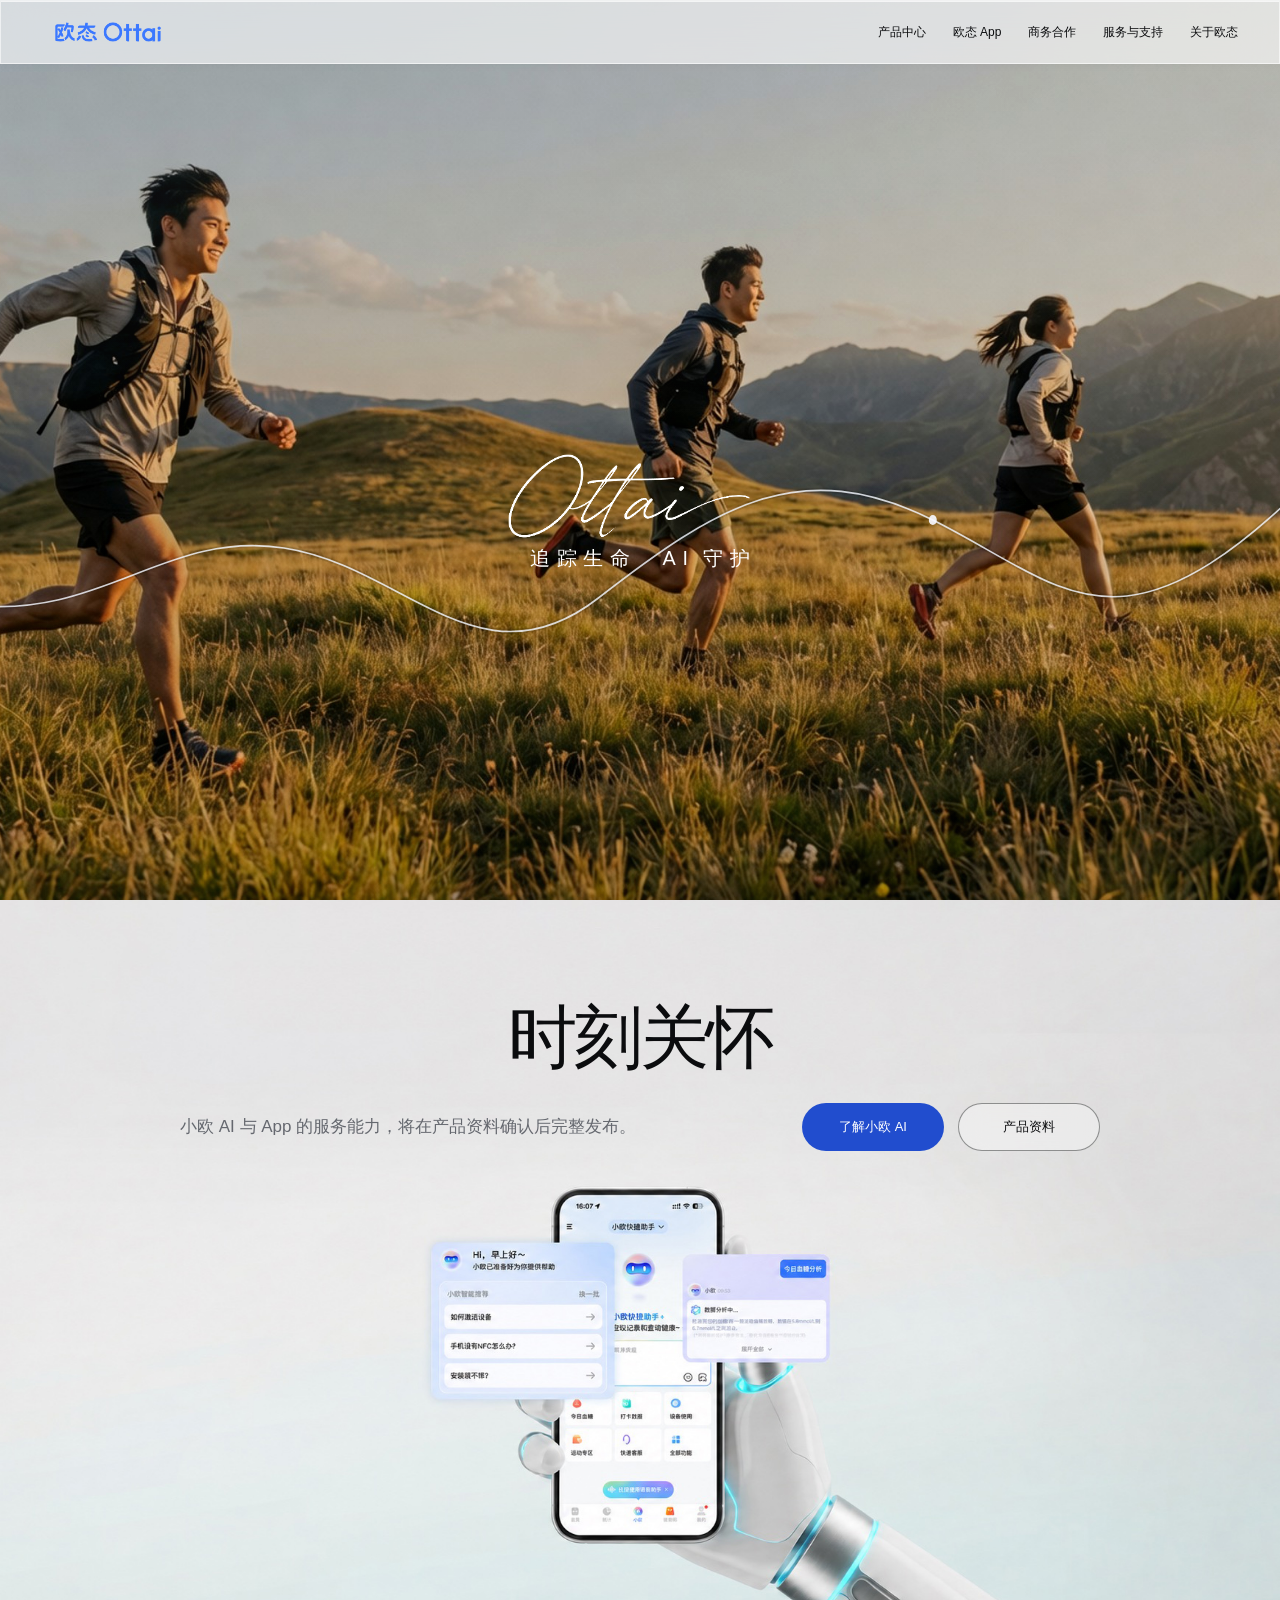
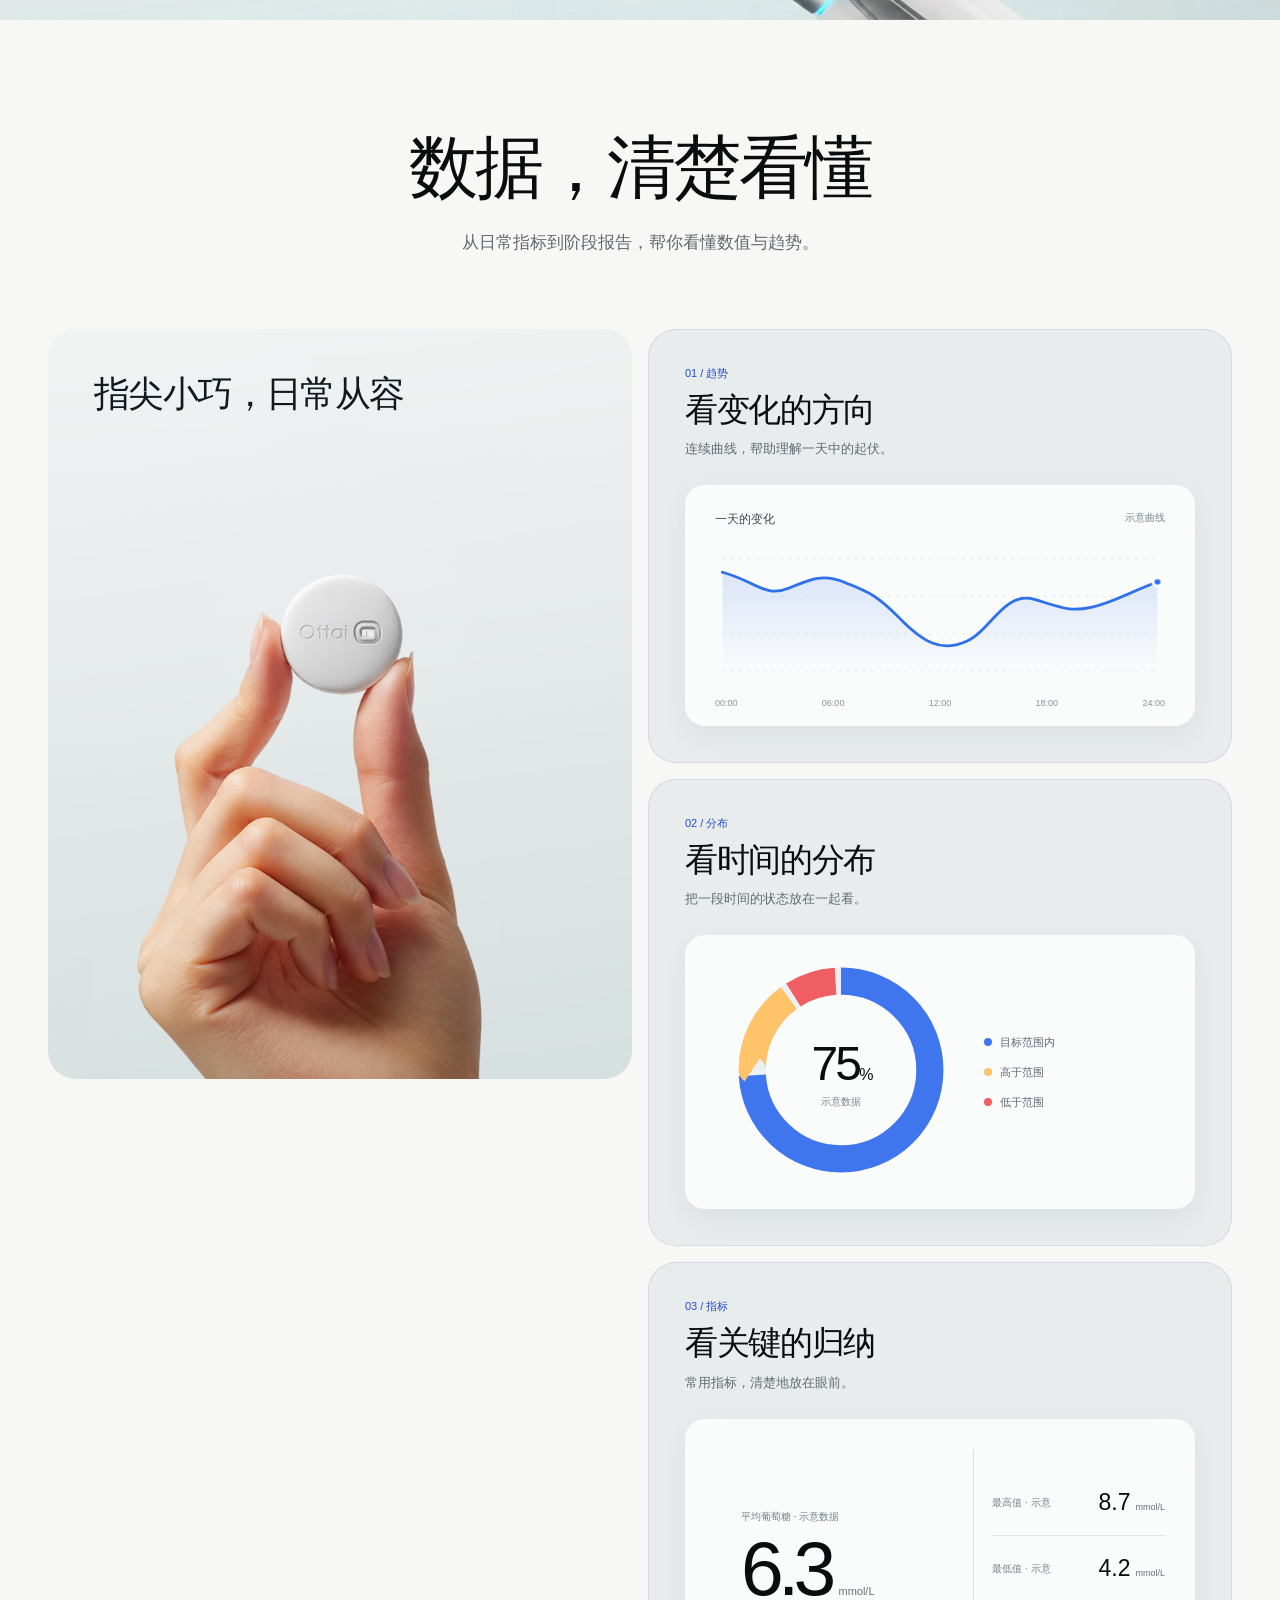
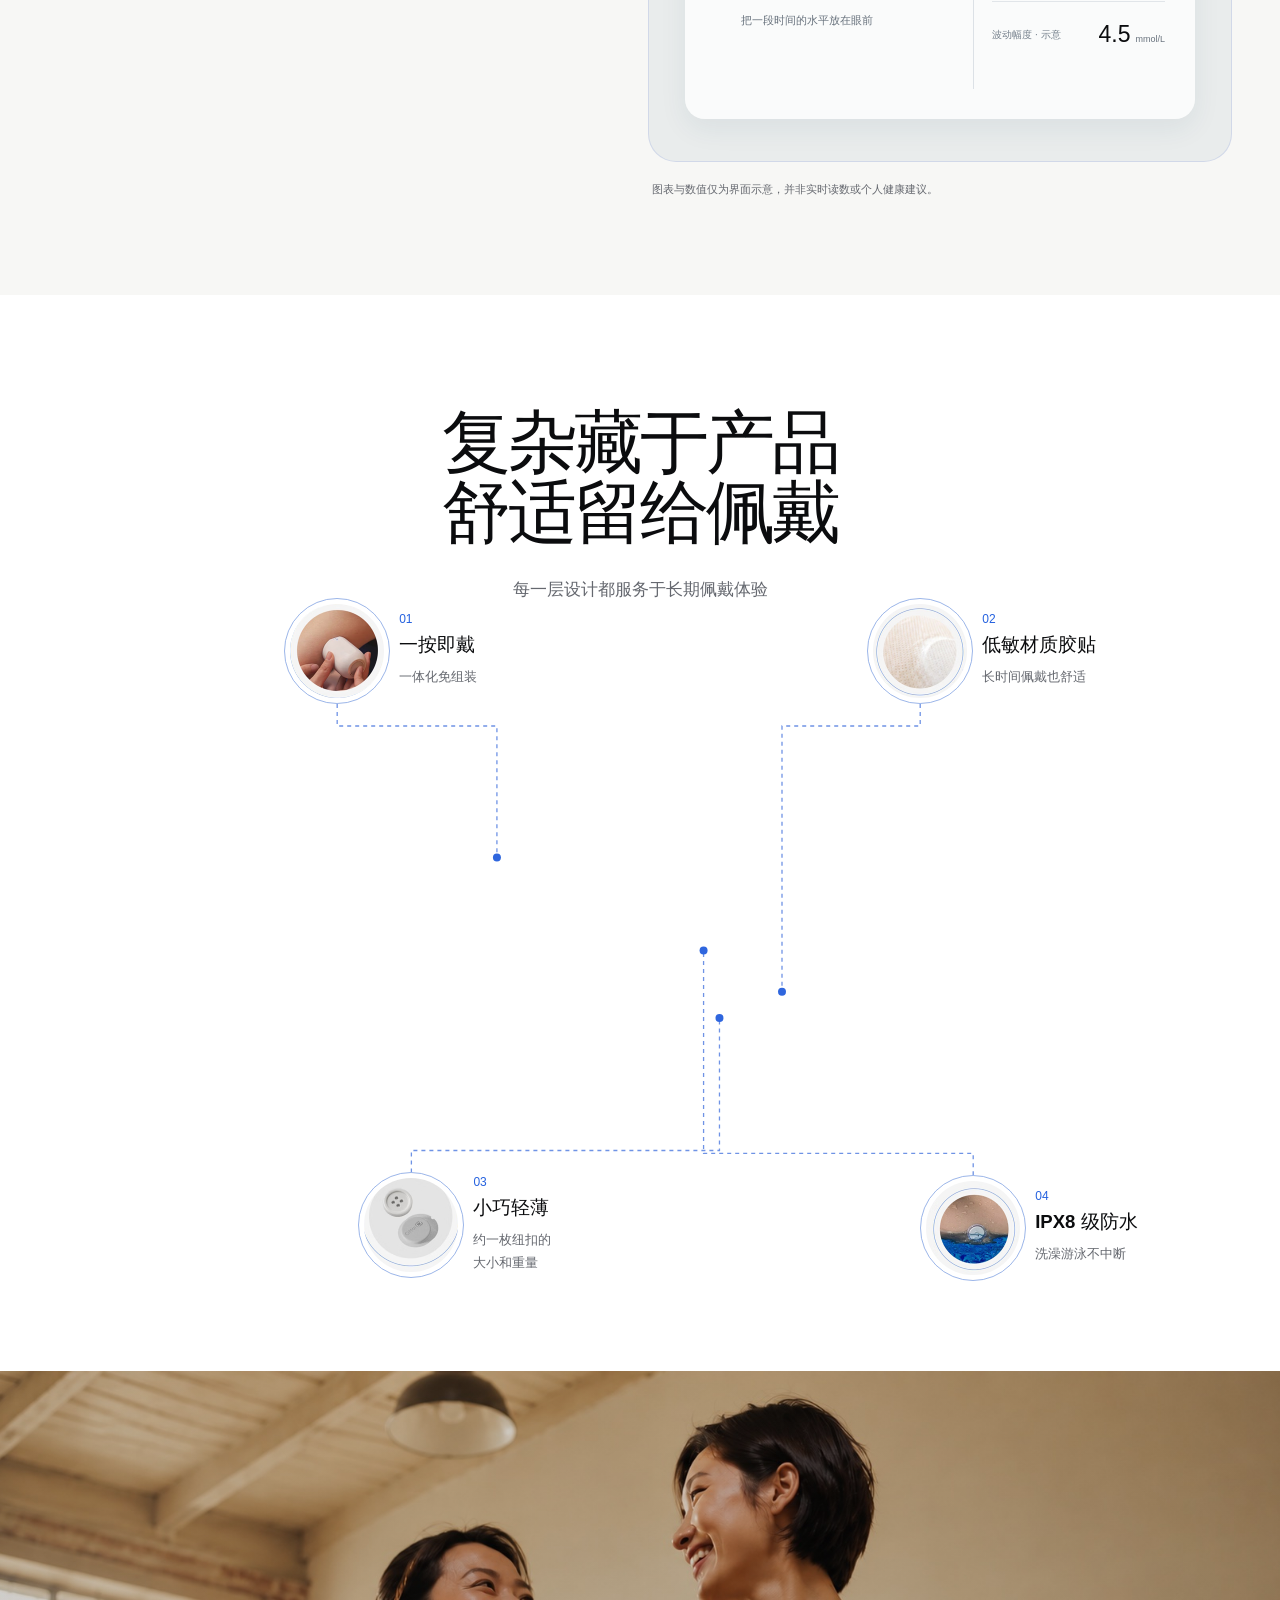
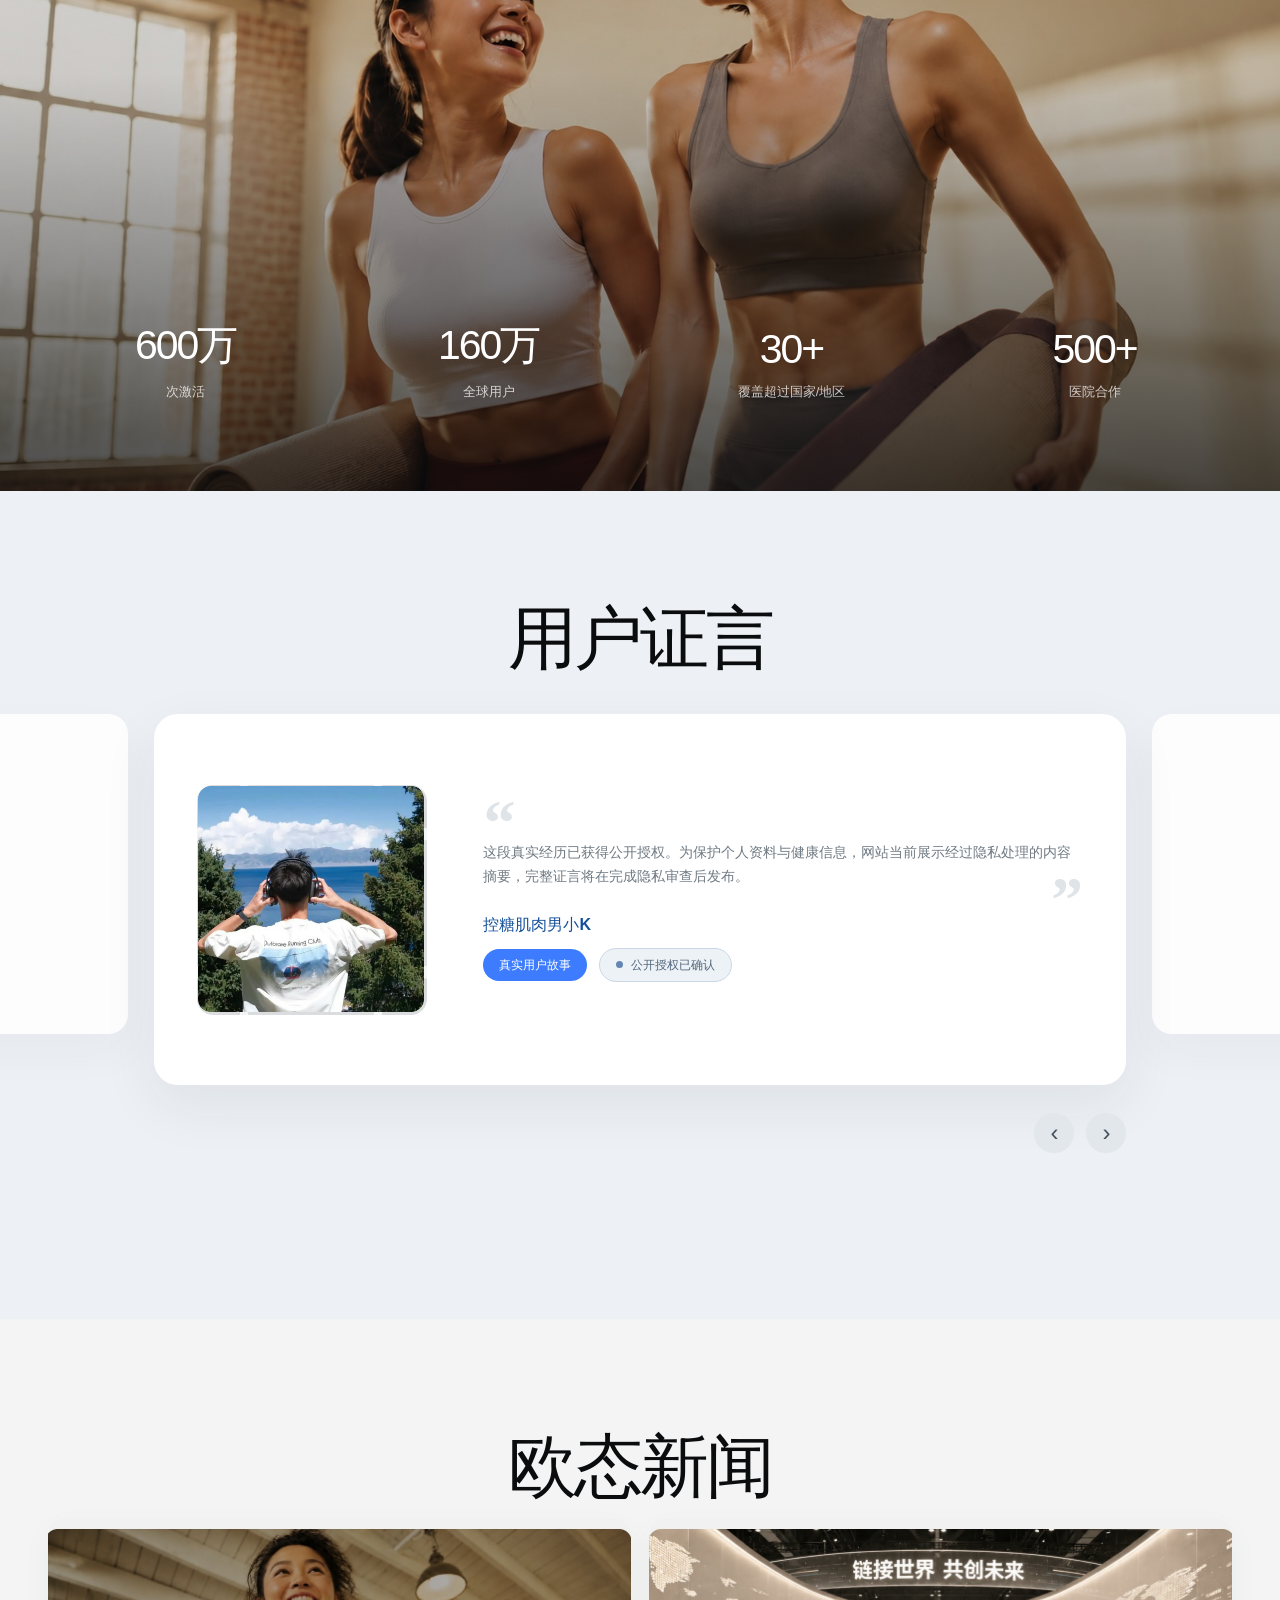
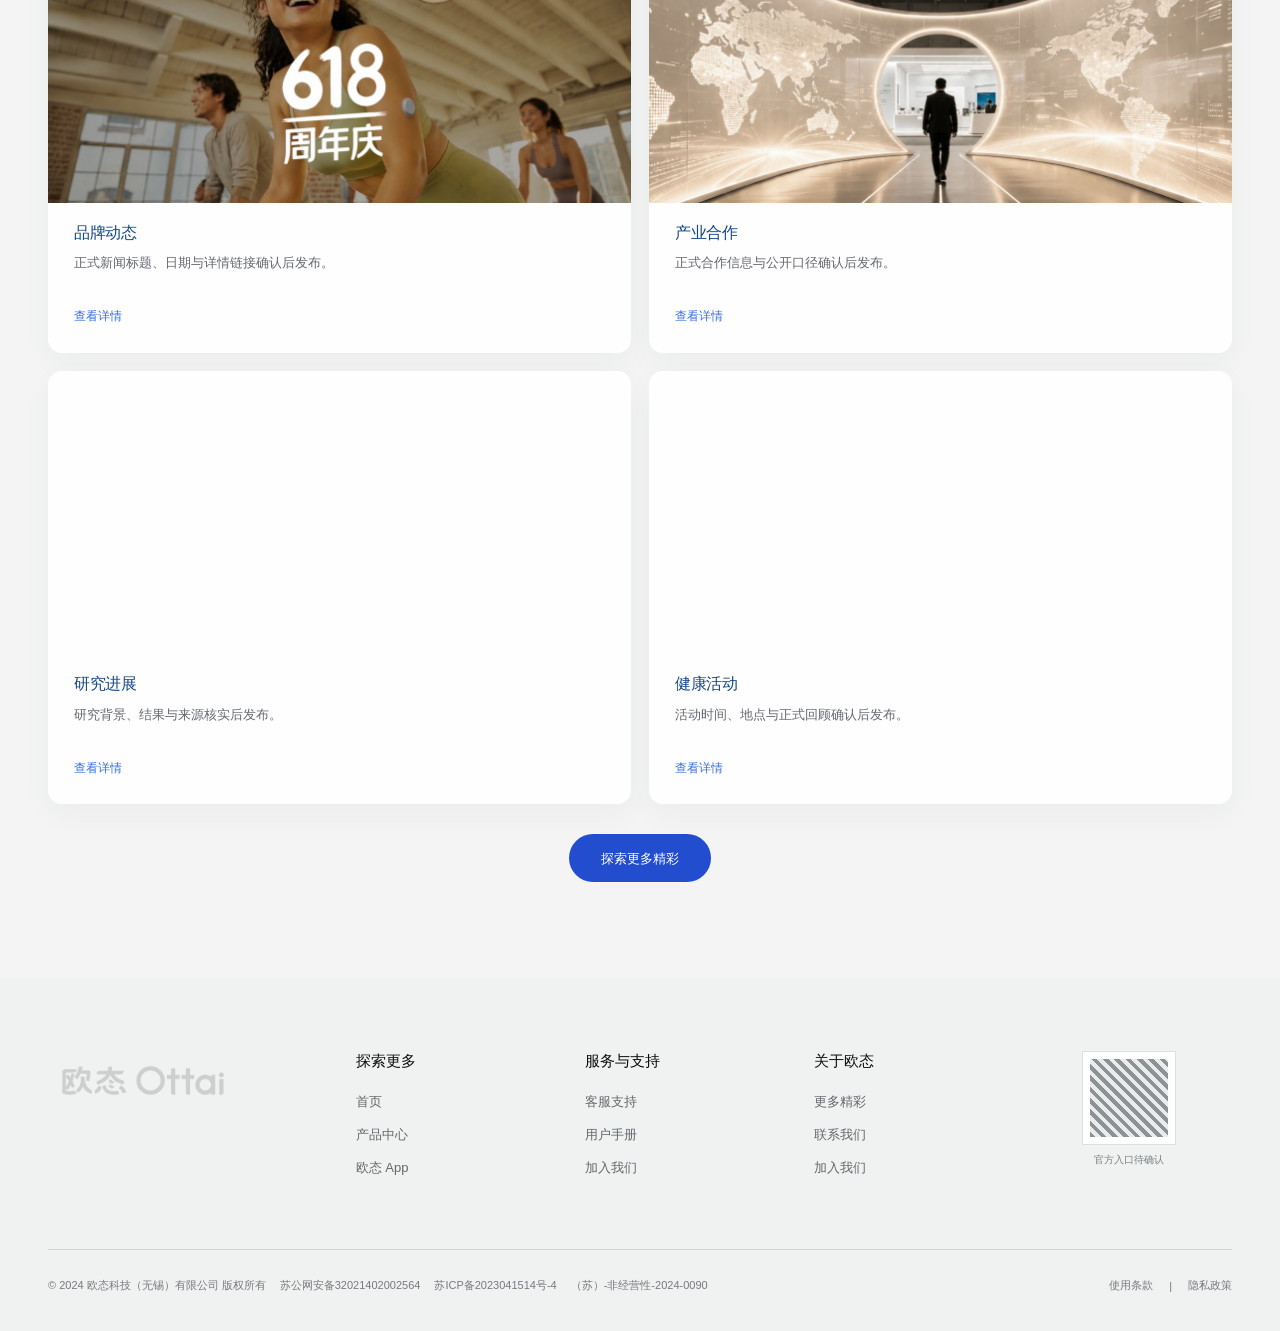
<file: index.html>
<!doctype html>
<html lang="zh-CN">
<head>
  <meta charset="UTF-8">
  <meta name="viewport" content="width=device-width, initial-scale=1">
  <meta name="description" content="欧态持续葡萄糖监测系统，让变化及时知道，让数据清楚看懂。">
  <meta name="robots" content="noindex,nofollow">
  <meta name="theme-color" content="#f7f7f5">
  <title>欧态 Ottai | 持续看见身体的变化</title>
  <link rel="icon" href="data:,">
  <link rel="preload" as="image" href="./assets/homepage-cover.jpg" fetchpriority="high">
  <link rel="preload" as="image" href="./assets/ottai-wordmark-reference.png">
  <link rel="stylesheet" href="./styles.css?v=20260928-13">
  <script src="./app.js?v=20260928-2" defer></script>
  <script src="./product-sequence.js?v=20260924-4" defer></script>
</head>
<body>
  <a class="skip-link" href="#main">跳到主要内容</a>
  <div class="top-sentinel" aria-hidden="true"></div>

  <header class="site-header" data-header>
    <a class="brand header-brand" href="#home" aria-label="欧态 Ottai 首页">
      <img class="header-logo header-logo-mark" src="./assets/logo-ottai-mark.png" alt="" width="145" height="146" decoding="async">
      <img class="header-logo header-logo-full" src="./assets/logo-ottai-cn.png" alt="" width="950" height="284" decoding="async">
    </a>
    <button class="menu-button" type="button" aria-label="菜单" aria-controls="navigation" aria-expanded="false">
      <span class="menu-icon" aria-hidden="true"><i></i><i></i></span><span>菜单</span>
    </button>
    <nav id="navigation" aria-label="主导航">
      <a href="./product.html">产品中心</a><a href="./app.html">欧态 App</a><button type="button" data-pending="商务合作联系方式尚待欧态业务负责人确认。">商务合作</button>
      <button type="button" data-pending="服务与支持页面尚未纳入本次首页范围。">服务与支持</button><button type="button" data-pending="关于欧态页面尚未纳入本次首页范围。">关于欧态</button>
    </nav>
  </header>

  <main id="main">
    <section class="hero" id="home" aria-labelledby="hero-title" data-hero>
      <div class="hero-media">
        <img class="hero-photo hero-photo-base hero-depth-layer" src="./assets/homepage-cover.jpg" alt="三位跑者在山地草原奔跑" width="2250" height="1116" decoding="async" fetchpriority="high">
        <div class="hero-photo-shade" aria-hidden="true"></div>
        <svg class="hero-trend hero-depth-layer" viewBox="0 0 1600 900" preserveAspectRatio="none" aria-hidden="true">
          <path class="hero-trend-shadow" pathLength="1" d="M-40 605 C130 620 205 530 355 548 S600 690 748 598 S1000 454 1166 520 S1400 674 1650 470"></path>
          <path class="hero-trend-line" pathLength="1" d="M-40 605 C130 620 205 530 355 548 S600 690 748 598 S1000 454 1166 520 S1400 674 1650 470"></path>
          <circle class="hero-trend-point" cx="1166" cy="520" r="5"></circle>
        </svg>
      </div>
      <div class="hero-copy">
        <h1 class="hero-lockup" id="hero-title">
          <span class="hero-wordmark"><span class="hero-wordmark-reveal"><img src="./assets/ottai-wordmark-reference.png" alt="Ottai" width="500" height="180" decoding="sync"></span></span>
          <span class="hero-tagline"><span class="hero-tagline-reveal"><span class="hero-tagline-content"><span>追踪生命</span><span>AI</span><span>守护</span></span></span></span>
        </h1>
      </div>
    </section>

    <section class="care section" id="care" aria-labelledby="care-title">
      <div class="care-visual" aria-hidden="true"></div>
      <div class="page-shell care-content reveal">
        <h2 id="care-title">时刻关怀</h2>
        <div class="care-meta">
          <p>小欧 AI 与 App 的服务能力，<span class="care-copy-tail">将在产品资料确认后完整发布。</span></p>
          <div class="care-actions">
            <a class="button button-blue" href="./app.html">了解小欧 AI</a>
            <a class="button button-ghost" href="./product.html">产品资料</a>
          </div>
        </div>
      </div>
    </section>

    <section class="report section" id="app" aria-labelledby="report-title">
      <div class="page-shell report-head reveal">
        <h2 id="report-title">数据，清楚看懂</h2><p>从日常指标到阶段报告，帮你看懂数值与趋势。</p>
      </div>
      <div class="page-shell report-layout" data-report>
        <div class="report-visual reveal">
          <div class="report-hand" role="img" aria-label="手持欧态 Sensor 的产品图片"></div>
          <h3 class="report-visual-title"><span>指尖小巧，</span><span>日常从容</span></h3>
        </div>
        <div class="report-content">
          <div class="report-cards" aria-label="数据展示示意">
            <article class="report-card reveal" data-report-card="0">
              <span class="report-card-copy"><small>01 / 趋势</small><strong>看变化的方向</strong><span>连续曲线，帮助理解一天中的起伏。</span></span>
              <span class="report-card-art report-art-trend" aria-hidden="true">
                <span class="report-graph-label">一天的变化 <em>示意曲线</em></span>
                <svg viewBox="0 0 600 230" preserveAspectRatio="none" focusable="false">
                  <defs><linearGradient id="report-trend-fill" x1="0" y1="0" x2="0" y2="1"><stop stop-color="#4c83ee" stop-opacity=".18"/><stop offset="1" stop-color="#4c83ee" stop-opacity="0"/></linearGradient></defs>
                  <path class="report-graph-grid" d="M10 36H590 M10 90H590 M10 144H590 M10 198H590"/>
                  <path class="report-graph-area" d="M10 55 C54 68 67 92 98 78 S145 57 174 70 S214 86 246 121 S301 170 334 155 S386 81 426 94 S474 112 503 105 S556 82 590 69 V198H10Z"/>
                  <path class="report-graph-line" pathLength="1000" d="M10 55 C54 68 67 92 98 78 S145 57 174 70 S214 86 246 121 S301 170 334 155 S386 81 426 94 S474 112 503 105 S556 82 590 69"/>
                  <circle class="report-graph-point" cx="590" cy="69" r="6"/>
                </svg>
                <span class="report-graph-axis"><span>00:00</span><span>06:00</span><span>12:00</span><span>18:00</span><span>24:00</span></span>
              </span>
            </article>
            <article class="report-card reveal" data-report-card="1">
              <span class="report-card-copy"><small>02 / 分布</small><strong>看时间的分布</strong><span>把一段时间的状态放在一起看。</span></span>
              <span class="report-card-art report-art-distribution" aria-hidden="true">
                <span class="report-ring-wrap">
                  <svg viewBox="0 0 220 220" focusable="false">
                    <circle class="report-ring-track" cx="110" cy="110" r="85"/>
                    <g transform="rotate(-90 110 110)">
                      <circle class="report-ring-blue" pathLength="100" cx="110" cy="110" r="85"/>
                      <circle class="report-ring-orange" pathLength="100" cx="110" cy="110" r="85"/>
                      <circle class="report-ring-red" pathLength="100" cx="110" cy="110" r="85"/>
                    </g>
                  </svg>
                  <span class="report-ring-center"><strong>75<small>%</small></strong><em>示意数据</em></span>
                </span>
                <span class="report-ring-legend"><span><i></i>目标范围内</span><span><i></i>高于范围</span><span><i></i>低于范围</span></span>
              </span>
            </article>
            <article class="report-card reveal" data-report-card="2">
              <span class="report-card-copy"><small>03 / 指标</small><strong>看关键的归纳</strong><span>常用指标，清楚地放在眼前。</span></span>
              <span class="report-card-art report-art-metrics" aria-hidden="true">
                <span class="report-metric-main"><small>平均葡萄糖 · 示意数据</small><strong>6.3<em>mmol/L</em></strong><span>把一段时间的水平放在眼前</span></span>
                <span class="report-metric-grid"><span><small>最高值 · 示意</small><strong>8.7<em>mmol/L</em></strong></span><span><small>最低值 · 示意</small><strong>4.2<em>mmol/L</em></strong></span><span><small>波动幅度 · 示意</small><strong>4.5<em>mmol/L</em></strong></span></span>
              </span>
            </article>
          </div>
          <p class="report-disclaimer">图表与数值仅为界面示意，并非实时读数或个人健康建议。</p>
        </div>
      </div>
    </section>

    <section class="wear section" id="product" aria-labelledby="wear-title">
      <div class="page-shell wear-head reveal">
        <h2 id="wear-title">复杂藏于产品<br>舒适留给佩戴</h2><p>每一层设计都服务于长期佩戴体验</p>
      </div>
      <div class="product-sequence" data-product-sequence='{"count":40,"base":"./assets/product-sequence","version":"hd-v1"}'>
        <div class="page-shell product-stage">
          <div class="product-board">
            <div class="product-visual">
              <picture class="product-space">
                <source media="(max-width: 560px)" srcset="./assets/product-exploded-mobile.webp" width="1000" height="1200">
                <img src="./assets/product-exploded-desktop.webp" width="1920" height="1080" alt="欧态产品展开图，展示外壳、Sensor 与贴片，以及底盖内部结构" loading="lazy" decoding="async">
              </picture>
              <canvas aria-hidden="true"></canvas>
            </div>
<svg class="product-leaders" viewBox="0 0 1200 760" aria-hidden="true"><path d="M350 116 V180 L430 270 M950 116 V200 H800 V426 M460 638 V597 H790 V490 M1020 638 V590 H825 V475"/><circle cx="430" cy="270" r="4"/><circle cx="800" cy="426" r="4"/><circle cx="790" cy="490" r="4"/><circle cx="825" cy="475" r="4"/></svg>
<div class="product-info-tabs" role="group" aria-label="选择产品说明"><button type="button" aria-pressed="true" aria-label="一按即戴" data-info="0">1</button><button type="button" aria-pressed="false" aria-label="低敏材质胶贴" data-info="1">2</button><button type="button" aria-pressed="false" aria-label="小巧轻薄" data-info="2">3</button><button type="button" aria-pressed="false" aria-label="防水" data-info="3">4</button></div>
<article class="product-info one selected"><div class="detail apply" role="img" aria-label="参考截图中的佩戴操作图"></div><div><span class="num">01</span><h2>一按即戴</h2><p>一体化免组装</p></div></article>
<article class="product-info two"><div class="detail patch" role="img" aria-label="参考截图中的胶贴特写"></div><div><span class="num">02</span><h2>低敏材质胶贴</h2><p>长时间佩戴也舒适</p></div></article>
<article class="product-info three"><div class="detail small" role="img" aria-label="参考截图中的纽扣与 Sensor 对比"></div><div><span class="num">03</span><h2>小巧轻薄</h2><p>约一枚纽扣的<br>大小和重量</p></div></article>
<article class="product-info four"><div class="detail water" role="img" aria-label="参考截图中的佩戴防水示意"></div><div><span class="num">04</span><h2>IPX8 级防水</h2><p>洗澡游泳不中断</p></div></article>
          </div>
        </div>
      </div>
    </section>

    <section class="brand-story" id="about" aria-labelledby="brand-story-title">
      <img class="brand-story-photo" src="./assets/brand-story-clean.jpg" alt="两位运动者在室内训练后交流" width="1738" height="905" loading="lazy" decoding="async">
      <div class="brand-story-shade" aria-hidden="true"></div>
      <h2 class="brand-story-title" id="brand-story-title">
        <img src="./assets/brand-story-handwriting.png" alt="让健康，平等地属于每一个人" width="1926" height="816" loading="lazy" decoding="async">
      </h2>
      <div class="page-shell brand-story-content reveal">
        <dl class="brand-metrics" aria-label="品牌数据">
          <div><dt>次激活</dt><dd>600万</dd></div>
          <div><dt>全球用户</dt><dd>160万</dd></div>
          <div><dt>覆盖超过国家/地区</dt><dd>30+</dd></div>
          <div><dt>医院合作</dt><dd>500+</dd></div>
        </dl>
      </div>
    </section>

    <section class="testimonials" id="stories" aria-labelledby="stories-title">
      <div class="page-shell testimonial-heading">
        <h2 class="section-title reveal" id="stories-title">用户证言</h2>
      </div>
      <div class="testimonial-viewport" role="region" aria-roledescription="carousel" aria-label="用户证言" tabindex="0" data-testimonials>
        <div class="testimonial-track reveal">
          <article class="testimonial-card is-active" aria-label="用户证言 1 / 3" aria-hidden="false">
            <div class="testimonial-portrait">
              <img src="./assets/testimonial-runner.jpeg" alt="一位用户面向湖泊佩戴耳机的背影" width="440" height="440" loading="lazy" decoding="async">
            </div>
            <blockquote>
              <span class="testimonial-quote-mark" aria-hidden="true">“</span>
              <p>这段真实经历已获得公开授权。为保护个人资料与健康信息，网站当前展示经过隐私处理的内容摘要，完整证言将在完成隐私审查后发布。</p>
              <span class="testimonial-quote-mark testimonial-quote-mark-end" aria-hidden="true">”</span>
              <footer>
                <strong>控糖肌肉男小K</strong>
                <span>真实用户故事</span>
                <span class="testimonial-status">公开授权已确认</span>
              </footer>
            </blockquote>
          </article>
          <article class="testimonial-card" aria-label="用户证言 2 / 3" aria-hidden="true">
            <div class="testimonial-portrait">
              <img src="./assets/testimonial-outdoor-running.jpeg" alt="一位跑步者在公园小径旁整理跑鞋" width="1254" height="1254" loading="lazy" decoding="async">
            </div>
            <blockquote>
              <span class="testimonial-quote-mark" aria-hidden="true">“</span>
              <div class="testimonial-copy">
                <p>我一直喜欢跑步，但开始关注血糖以后，反而有段时间不太敢跑。最难受的不是累，而是不知道跑到一半身体会有什么变化。</p>
                <p>我试着记录每次出发前后的状态，也会留意跑了多久、配速多快、当天吃过什么。有几次计划得不好，我就停下来休息，没有硬撑。</p>
                <p>这些记录没有让我每次都跑得完美，却让我越来越了解自己的节奏。现在出门前，我知道该准备什么，也知道什么时候应该慢一点。</p>
              </div>
              <span class="testimonial-quote-mark testimonial-quote-mark-end" aria-hidden="true">”</span>
              <footer>
                <strong>户外跑步用户</strong>
                <span>跑步爱好者</span>
                <span>运动观察</span>
              </footer>
            </blockquote>
          </article>
          <article class="testimonial-card" aria-label="用户证言 3 / 3" aria-hidden="true">
            <div class="testimonial-portrait">
              <img src="./assets/testimonial-daily-routine.jpeg" alt="一位用户傍晚在社区花园中散步" width="1254" height="1254" loading="lazy" decoding="async">
            </div>
            <blockquote>
              <span class="testimonial-quote-mark" aria-hidden="true">“</span>
              <div class="testimonial-copy">
                <p>刚开始关注血糖时，我很容易被某一个数字影响。高一点就紧张，低一点又担心，总觉得自己一天做得好不好，全写在那一个数字上。</p>
                <p>记录久了以后，我开始注意数字前面发生的事：昨晚几点睡、这一餐吃了什么、饭后有没有出门走走。有时候原因很明显，有时候也找不到，这都很正常。</p>
                <p>现在我更愿意看一段时间里的变化。数字还是重要，但它不再像一张成绩单，只是提醒我今天可以早点睡，或者晚饭后再走一会儿。</p>
              </div>
              <span class="testimonial-quote-mark testimonial-quote-mark-end" aria-hidden="true">”</span>
              <footer>
                <strong>长期管理用户</strong>
                <span>生活记录</span>
                <span>规律管理</span>
              </footer>
            </blockquote>
          </article>
        </div>
        <div class="testimonial-controls" aria-label="用户证言切换">
          <button type="button" aria-label="上一条用户证言" data-testimonial-prev>‹</button>
          <button type="button" aria-label="下一条用户证言" data-testimonial-next>›</button>
        </div>
        <p class="sr-only" aria-live="polite" data-testimonial-status>正在显示第 1 条，共 3 条</p>
      </div>
    </section>

    <section class="news section" id="news" aria-labelledby="news-title">
      <div class="page-shell">
        <div class="news-heading reveal">
          <h2 id="news-title">欧态新闻</h2>
        </div>
        <div class="news-grid">
          <article class="news-card reveal">
            <img src="./assets/news-anniversary.jpeg" alt="欧态品牌活动视觉" width="1180" height="570" loading="lazy" decoding="async">
            <div><h3>品牌动态</h3><p>正式新闻标题、日期与详情链接确认后发布。</p><button type="button" data-pending="该新闻内容尚待欧态团队确认。">查看详情</button></div>
          </article>
          <article class="news-card reveal">
            <img src="./assets/news-partnership.jpeg" alt="产业合作展会场景" width="1180" height="570" loading="lazy" decoding="async">
            <div><h3>产业合作</h3><p>正式合作信息与公开口径确认后发布。</p><button type="button" data-pending="该合作内容尚待欧态团队确认。">查看详情</button></div>
          </article>
          <article class="news-card reveal">
            <img src="./assets/news-research.jpeg" alt="实验室研究场景" width="1180" height="570" loading="lazy" decoding="async">
            <div><h3>研究进展</h3><p>研究背景、结果与来源核实后发布。</p><button type="button" data-pending="该研究内容尚待欧态团队确认。">查看详情</button></div>
          </article>
          <article class="news-card reveal">
            <img src="./assets/news-running.jpeg" alt="健康跑活动合影" width="1180" height="570" loading="lazy" decoding="async">
            <div><h3>健康活动</h3><p>活动时间、地点与正式回顾确认后发布。</p><button type="button" data-pending="该活动内容尚待欧态团队确认。">查看详情</button></div>
          </article>
        </div>
        <button class="button button-blue news-more reveal" type="button" data-pending="新闻列表页尚待确认。">探索更多精彩</button>
      </div>
    </section>

  </main>

  <footer class="site-footer">
    <div class="page-shell footer-shell reveal">
      <a class="footer-logo" href="#home" aria-label="返回欧态首页">
        <img src="./assets/logo-ottai-cn.png" alt="欧态 Ottai" width="950" height="284" loading="lazy" decoding="async">
      </a>
      <nav class="footer-links" aria-label="页脚导航">
        <div><h3>探索更多</h3><a href="#home">首页</a><a href="./product.html">产品中心</a><a href="./app.html">欧态 App</a></div>
        <div><h3>服务与支持</h3><button type="button" data-pending="客服支持入口尚待确认。">客服支持</button><button type="button" data-pending="用户手册入口尚待确认。">用户手册</button><button type="button" data-pending="招聘与加入我们入口尚待确认。">加入我们</button></div>
        <div><h3>关于欧态</h3><a href="#news">更多精彩</a><button type="button" data-pending="有效联系方式尚待确认。">联系我们</button><button type="button" data-pending="招聘与加入我们入口尚待确认。">加入我们</button></div>
      </nav>
      <button class="footer-qr" type="button" data-pending="官方二维码与跳转目标尚待确认。" aria-label="官方二维码待确认"><span aria-hidden="true"></span><small>官方入口待确认</small></button>
      <div class="footer-bottom">
        <div class="footer-records">
          <span>© 2024 欧态科技（无锡）有限公司 版权所有</span>
          <span>苏公网安备32021402002564</span>
          <span>苏ICP备2023041514号-4</span>
          <span>（苏）-非经营性-2024-0090</span>
        </div>
        <div class="footer-policies">
          <button type="button" data-pending="正式使用条款尚待确认。">使用条款</button>
          <span aria-hidden="true">|</span>
          <button type="button" data-pending="正式隐私政策尚待确认。">隐私政策</button>
        </div>
      </div>
    </div>
  </footer>

  <dialog id="pending-dialog" aria-labelledby="dialog-title"><h2 id="dialog-title">入口待确认</h2><p id="dialog-message"></p><form method="dialog"><button class="button button-blue">知道了</button></form></dialog>
</body>
</html>
</file>
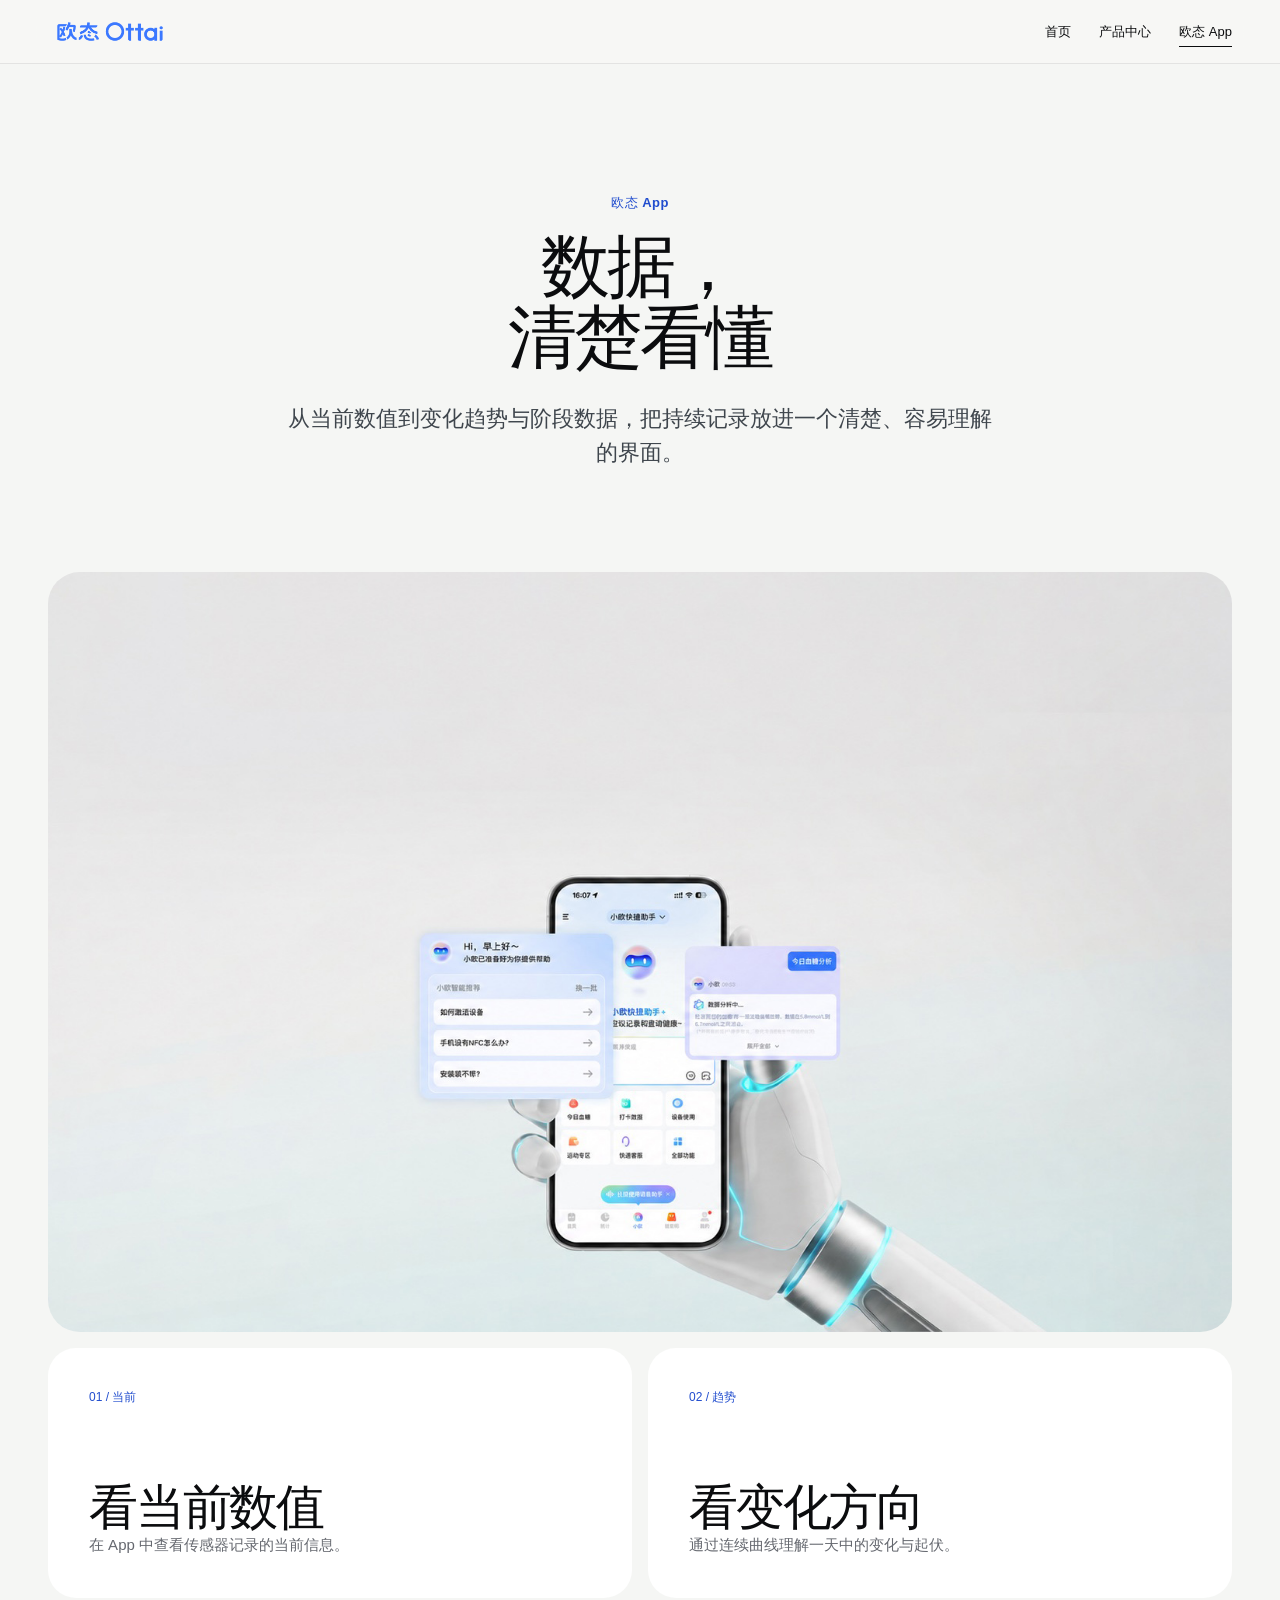
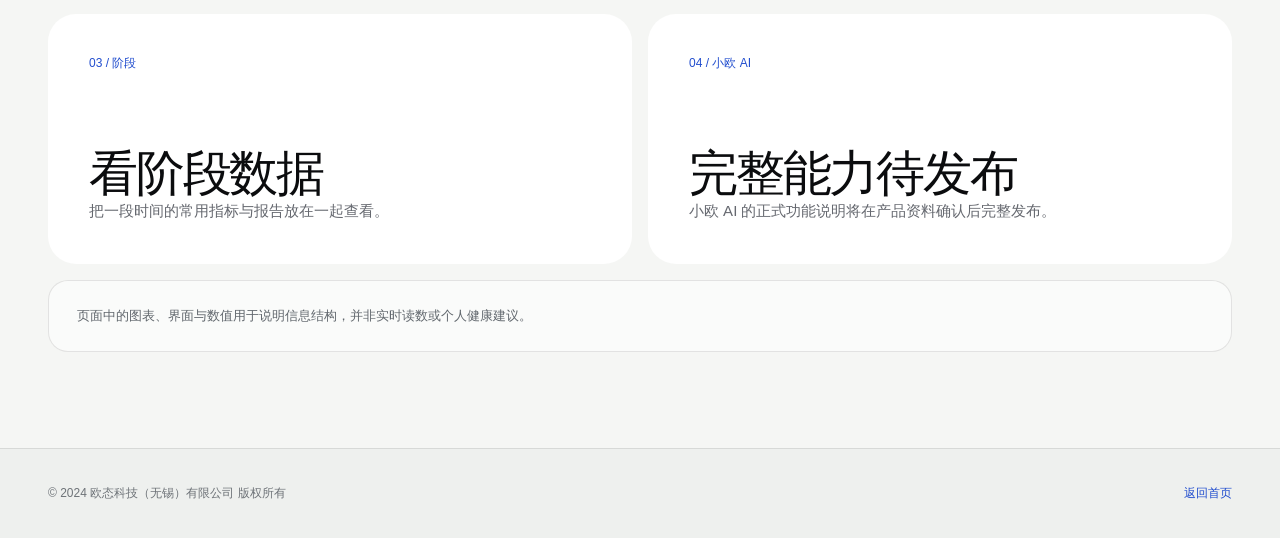
<file: app.html>
<!doctype html>
<html lang="zh-CN">
<head>
  <meta charset="UTF-8">
  <meta name="viewport" content="width=device-width, initial-scale=1">
  <meta name="description" content="了解欧态 App 如何呈现当前数值、变化趋势与阶段数据。">
  <meta name="robots" content="noindex,nofollow">
  <meta name="theme-color" content="#f5f6f4">
  <title>欧态 App | 欧态 Ottai</title>
  <link rel="icon" href="data:,">
  <link rel="stylesheet" href="./styles.css?v=20260928-13">
</head>
<body class="detail-page">
  <a class="skip-link" href="#main">跳到主要内容</a>
  <header class="detail-header">
    <a class="detail-header-logo" href="./index.html" aria-label="返回欧态首页"><img src="./assets/logo-ottai-cn.png" alt="欧态 Ottai" width="950" height="284"></a>
    <nav class="detail-nav" aria-label="主导航"><a href="./index.html">首页</a><a href="./product.html">产品中心</a><a href="./app.html" aria-current="page">欧态 App</a></nav>
  </header>
  <main class="detail-main" id="main">
    <section class="detail-hero page-shell" aria-labelledby="app-title">
      <p class="detail-eyebrow">欧态 App</p>
      <h1 id="app-title">数据，<br>清楚看懂</h1>
      <p class="detail-lead">从当前数值到变化趋势与阶段数据，把持续记录放进一个清楚、容易理解的界面。</p>
    </section>
    <div class="page-shell detail-media detail-app-media"><img src="./assets/ai-care-clean.jpg?v=20260928-2" alt="欧态 App 与小欧 AI 界面视觉" width="1738" height="978"></div>
    <section class="page-shell detail-grid" aria-label="App 信息结构">
      <article class="detail-card"><small>01 / 当前</small><div><h2>看当前数值</h2><p>在 App 中查看传感器记录的当前信息。</p></div></article>
      <article class="detail-card"><small>02 / 趋势</small><div><h2>看变化方向</h2><p>通过连续曲线理解一天中的变化与起伏。</p></div></article>
      <article class="detail-card"><small>03 / 阶段</small><div><h2>看阶段数据</h2><p>把一段时间的常用指标与报告放在一起查看。</p></div></article>
      <article class="detail-card"><small>04 / 小欧 AI</small><div><h2>完整能力待发布</h2><p>小欧 AI 的正式功能说明将在产品资料确认后完整发布。</p></div></article>
    </section>
    <p class="page-shell detail-note">页面中的图表、界面与数值用于说明信息结构，并非实时读数或个人健康建议。</p>
  </main>
  <footer class="detail-footer"><div class="page-shell"><span>© 2024 欧态科技（无锡）有限公司 版权所有</span><a href="./index.html">返回首页</a></div></footer>
</body>
</html>
</file>
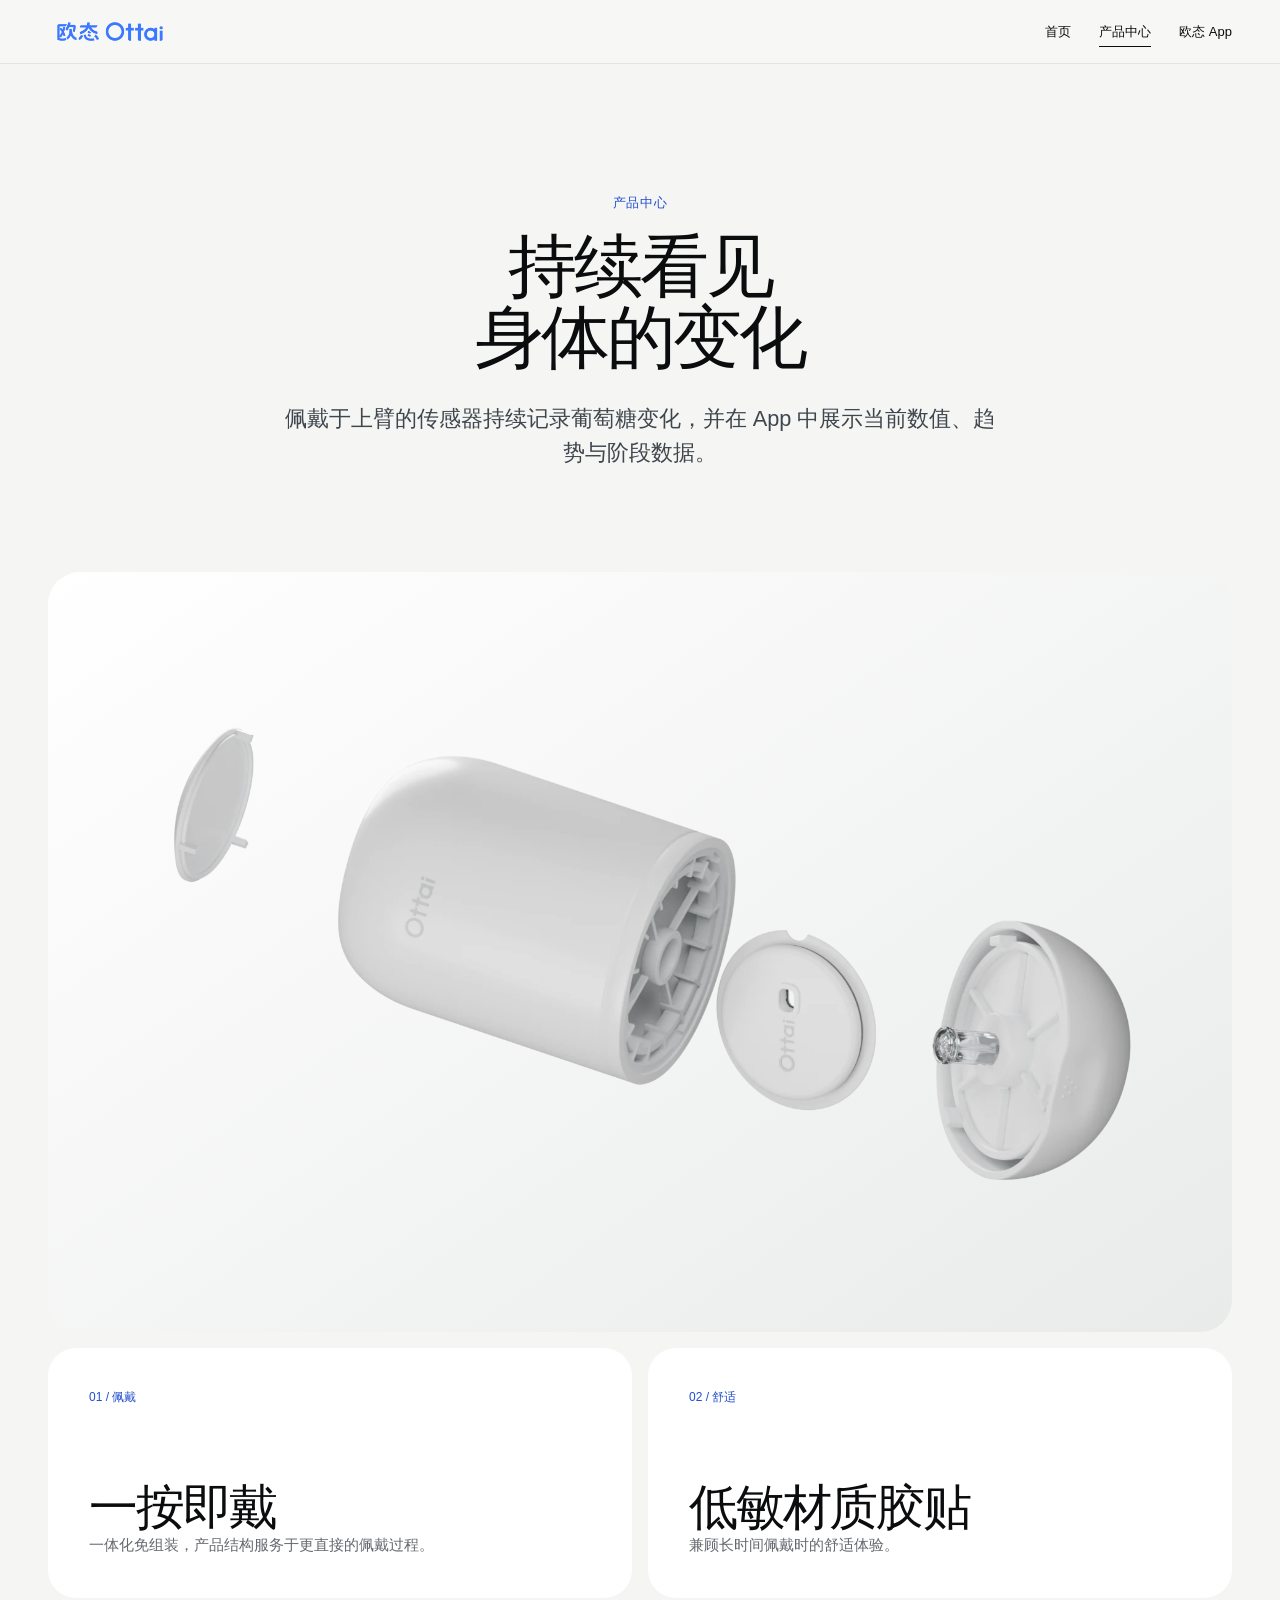
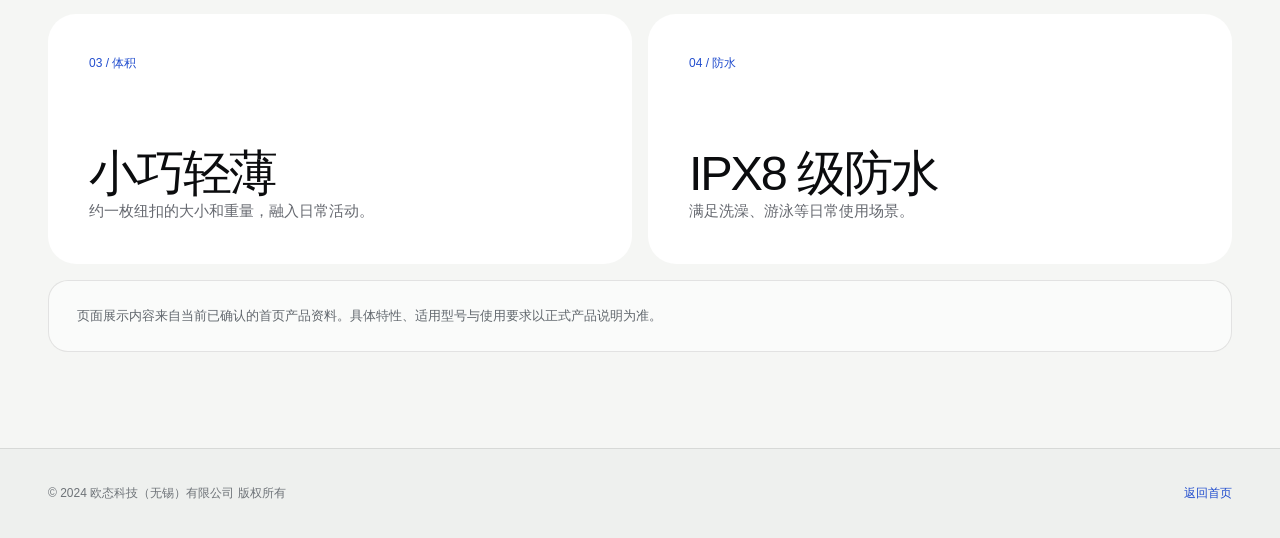
<file: product.html>
<!doctype html>
<html lang="zh-CN">
<head>
  <meta charset="UTF-8">
  <meta name="viewport" content="width=device-width, initial-scale=1">
  <meta name="description" content="了解欧态持续葡萄糖监测系统的佩戴、持续记录与产品设计。">
  <meta name="robots" content="noindex,nofollow">
  <meta name="theme-color" content="#f5f6f4">
  <title>产品中心 | 欧态 Ottai</title>
  <link rel="icon" href="data:,">
  <link rel="stylesheet" href="./styles.css?v=20260928-13">
</head>
<body class="detail-page">
  <a class="skip-link" href="#main">跳到主要内容</a>
  <header class="detail-header">
    <a class="detail-header-logo" href="./index.html" aria-label="返回欧态首页"><img src="./assets/logo-ottai-cn.png" alt="欧态 Ottai" width="950" height="284"></a>
    <nav class="detail-nav" aria-label="主导航"><a href="./index.html">首页</a><a href="./product.html" aria-current="page">产品中心</a><a href="./app.html">欧态 App</a></nav>
  </header>
  <main class="detail-main" id="main">
    <section class="detail-hero page-shell" aria-labelledby="product-title">
      <p class="detail-eyebrow">产品中心</p>
      <h1 id="product-title">持续看见<br>身体的变化</h1>
      <p class="detail-lead">佩戴于上臂的传感器持续记录葡萄糖变化，并在 App 中展示当前数值、趋势与阶段数据。</p>
    </section>
    <div class="page-shell detail-media">
      <picture>
        <source media="(max-width: 560px)" srcset="./assets/product-exploded-mobile.webp">
        <img src="./assets/product-exploded-desktop.webp" alt="欧态产品展开图，展示外壳、Sensor、贴片与底盖内部结构" width="1920" height="1080">
      </picture>
    </div>
    <section class="page-shell detail-grid" aria-label="产品特性">
      <article class="detail-card"><small>01 / 佩戴</small><div><h2>一按即戴</h2><p>一体化免组装，产品结构服务于更直接的佩戴过程。</p></div></article>
      <article class="detail-card"><small>02 / 舒适</small><div><h2>低敏材质胶贴</h2><p>兼顾长时间佩戴时的舒适体验。</p></div></article>
      <article class="detail-card"><small>03 / 体积</small><div><h2>小巧轻薄</h2><p>约一枚纽扣的大小和重量，融入日常活动。</p></div></article>
      <article class="detail-card"><small>04 / 防水</small><div><h2>IPX8 级防水</h2><p>满足洗澡、游泳等日常使用场景。</p></div></article>
    </section>
    <p class="page-shell detail-note">页面展示内容来自当前已确认的首页产品资料。具体特性、适用型号与使用要求以正式产品说明为准。</p>
  </main>
  <footer class="detail-footer"><div class="page-shell"><span>© 2024 欧态科技（无锡）有限公司 版权所有</span><a href="./index.html">返回首页</a></div></footer>
</body>
</html>
</file>
<file: styles.css>
:root {
  --blue: #214dce;
  --blue-hover: #183ca6;
  --ink: #0b0c0e;
  --muted: #65686f;
  --line: rgba(11, 12, 14, .13);
  --paper: #f7f7f5;
  --panel: #ecece9;
  --panel-2: #e3e4e0;
  --glass: rgba(255, 255, 255, .62);
  --glass-strong: rgba(255, 255, 255, .82);
  --page: 1360px;
  --content: 920px;
  --section-space-start: 112px;
  --section-space-end: 96px;
  --ease: cubic-bezier(.33, 0, .2, 1);
  color-scheme: light;
  font-family: -apple-system, BlinkMacSystemFont, "SF Pro Display", "PingFang SC", "Microsoft YaHei", Arial, sans-serif;
  color: var(--ink);
  background: var(--paper);
  font-synthesis: none;
}

* { box-sizing: border-box; }
html { scroll-behavior: smooth; scroll-padding-top: 88px; }
body { min-width: 320px; margin: 0; overflow-x: hidden; background: var(--paper); }
body, button { font: inherit; }
button, a { -webkit-tap-highlight-color: transparent; }
button { color: inherit; cursor: pointer; }
a { color: inherit; text-decoration: none; }
h1, h2, h3, p, dl, dd, ol { margin: 0; }
h1, h2, h3 { font-weight: 400; letter-spacing: -.045em; }
p { color: var(--muted); font-size: 17px; line-height: 1.65; }
:focus-visible { outline: 2px solid var(--blue); outline-offset: 4px; }
.sr-only { position: absolute !important; width: 1px !important; height: 1px !important; overflow: hidden !important; clip: rect(0, 0, 0, 0) !important; clip-path: inset(50%) !important; white-space: nowrap !important; }

.skip-link { position: fixed; top: -80px; left: 20px; z-index: 100; padding: 11px 16px; border-radius: 999px; color: white; background: var(--ink); }
.skip-link:focus { top: 12px; }
.top-sentinel { position: absolute; top: 0; width: 1px; height: 2px; pointer-events: none; }
.page-shell { width: min(var(--page), calc(100% - 96px)); margin-inline: auto; }
.section { position: relative; padding: var(--section-space-start) 0 var(--section-space-end); }
.kicker { color: inherit; font-size: 12px; font-weight: 520; letter-spacing: .02em; }

/* Navigation: a full-bleed top bar at rest, then a floating capsule after scroll. */
.site-header {
  position: fixed;
  top: 0;
  left: 50%;
  z-index: 30;
  width: 100%;
  height: 64px;
  display: grid;
  grid-template-columns: auto 1fr;
  align-items: center;
  gap: 24px;
  padding: 0 clamp(24px, 3.2vw, 56px);
  border: 1px solid rgba(255, 255, 255, .58);
  border-radius: 0;
  background: var(--glass);
  box-shadow: 0 1px 0 rgba(255,255,255,.7) inset, 0 2px 8px rgba(14,22,36,.03);
  -webkit-backdrop-filter: blur(20px) saturate(130%);
  backdrop-filter: blur(20px) saturate(130%);
  transform: translateX(-50%);
  transition: top 420ms var(--ease), width 420ms var(--ease), height 420ms var(--ease), padding 420ms var(--ease), border-radius 420ms var(--ease), background 420ms var(--ease), box-shadow 420ms var(--ease);
}
.site-header.is-scrolled {
  top: 10px;
  width: min(1380px, calc(100% - 48px));
  height: 56px;
  padding: 0 18px 0 24px;
  border-color: transparent;
  border-radius: 999px;
  background:
    linear-gradient(135deg, rgba(255, 255, 255, .46), rgba(255, 255, 255, .18)),
    rgba(225, 234, 240, .32);
  -webkit-backdrop-filter: blur(24px) saturate(160%) contrast(1.02);
  backdrop-filter: blur(24px) saturate(160%) contrast(1.02);
  box-shadow:
    0 14px 36px rgba(14, 22, 36, .1),
    0 2px 8px rgba(14, 22, 36, .04);
}
.site-header nav { justify-self: end; display: flex; align-items: center; gap: clamp(20px, 2.1vw, 34px); white-space: nowrap; }
.site-header nav a, .site-header nav button { position: relative; border: 0; padding: 20px 0; background: transparent; color: var(--ink); font-size: 12px; line-height: 1; }
.site-header nav a::after, .site-header nav button::after { content: ""; position: absolute; right: 0; bottom: 14px; left: 0; height: 1px; background: currentColor; transform: scaleX(0); transform-origin: right; transition: transform 240ms var(--ease); }
.site-header nav a:hover::after, .site-header nav button:hover::after { transform: scaleX(1); transform-origin: left; }
.brand { justify-self: start; display: inline-flex; align-items: baseline; gap: 6px; white-space: nowrap; }
.brand span { font-size: 20px; font-weight: 720; letter-spacing: -.075em; }
.brand small { font-size: 11px; font-weight: 650; letter-spacing: -.02em; }
.header-brand { position: relative; width: 132px; height: 40px; display: grid; place-items: center; overflow: hidden; }
.header-logo { position: absolute; display: block; object-fit: contain; transition: opacity 360ms var(--ease), transform 440ms var(--ease); }
.header-logo-mark { left: 0; width: 34px; height: 34px; border-radius: 50%; opacity: 0; transform: translateY(8px) scale(.78); }
.header-logo-full { width: 124px; height: 38px; opacity: 1; transform: translateY(0) scale(1); }
.site-header.is-scrolled .header-logo-mark { opacity: 1; transform: translateY(0) scale(1); }
.site-header.is-scrolled .header-logo-full { opacity: 0; transform: translateY(-8px) scale(.88); }
.menu-button { justify-self: end; display: none; min-width: 44px; min-height: 44px; align-items: center; justify-content: flex-end; gap: 9px; border: 0; padding: 0; background: transparent; font-size: 12px; }
.menu-icon { width: 18px; display: grid; gap: 5px; }
.menu-icon i { display: block; height: 1px; background: currentColor; transition: transform 240ms var(--ease); }
.menu-button[aria-expanded="true"] .menu-icon i:first-child { transform: translateY(3px) rotate(45deg); }
.menu-button[aria-expanded="true"] .menu-icon i:last-child { transform: translateY(-3px) rotate(-45deg); }

/* Running hero: keep the photograph sharp and let typography carry the motion. */
.hero {
  position: relative;
  isolation: isolate;
  width: 100%;
  min-height: 100dvh;
  display: flex;
  align-items: flex-start;
  overflow: hidden;
  background: #aeb4b0;
}
.hero-media { position: absolute; inset: 0; overflow: hidden; background: #aeb4b0; }
.hero-photo { position: absolute; inset: 0; width: 100%; height: 100%; display: block; object-fit: cover; object-position: center; pointer-events: none; user-select: none; }
.hero-photo-base { z-index: 0; transform: scale(1.015); filter: contrast(1.035) saturate(1.025); }
.hero-photo-shade {
  position: absolute;
  inset: 0;
  z-index: 1;
  background: linear-gradient(180deg, rgba(244,245,241,.08) 0%, transparent 50%, rgba(8,10,12,.16) 100%);
  pointer-events: none;
}
.hero-trend { position: absolute; inset: 0; z-index: 2; width: 100%; height: 100%; overflow: visible; pointer-events: none; }
.hero-trend-shadow, .hero-trend-line { fill: none; stroke-linecap: round; stroke-linejoin: round; vector-effect: non-scaling-stroke; }
.hero-trend-shadow { stroke: rgba(11,12,14,.12); stroke-width: 5; }
.hero-trend-line { stroke: rgba(245,248,255,.82); stroke-width: 1.6; stroke-dasharray: 1; stroke-dashoffset: 1; }
.hero-trend-point { fill: #f7f9ff; opacity: 0; transform-box: fill-box; transform-origin: center; }
.hero-copy { position: absolute; inset: 0; z-index: 3; display: grid; place-items: center; padding: 8% 24px 0; color: white; text-align: center; pointer-events: none; }
.hero-lockup { display: grid; justify-items: center; margin: 0; color: white; filter: drop-shadow(0 3px 18px rgba(8, 10, 12, .22)); }
.hero-wordmark {
  display: block;
  width: clamp(300px, 22vw, 420px);
  overflow: hidden;
  line-height: 0;
}
.hero-wordmark-reveal { display: block; }
.hero-wordmark img { width: 100%; height: auto; display: block; }
.hero-tagline { display: block; margin-top: 8px; overflow: hidden; font-size: clamp(16px, 1.55vw, 25px); font-weight: 300; line-height: 1; letter-spacing: .34em; white-space: nowrap; }
.hero-tagline-reveal { display: block; }
.hero-tagline-content { display: flex; align-items: center; justify-content: center; gap: clamp(18px, 2vw, 34px); padding-left: .34em; }
.hero-tagline-content > span:last-child { margin-left: -.85em; }

@media (prefers-reduced-motion: no-preference) {
  .hero-wordmark-reveal { transform: translateX(-101%); animation: hero-reveal-shell 1600ms 120ms cubic-bezier(.76, 0, .24, 1) forwards; }
  .hero-wordmark img { transform: translateX(101%); animation: hero-reveal-content 1600ms 120ms cubic-bezier(.76, 0, .24, 1) forwards; }
  .hero-tagline-reveal { opacity: 0; clip-path: inset(0 100% 0 0); animation: hero-tagline-reveal 1800ms 500ms cubic-bezier(.65, 0, .2, 1) forwards; }
  .hero-trend-line { animation: hero-trend-draw 1350ms 480ms var(--ease) forwards; }
  .hero-trend-point { animation: hero-point-in 480ms 1640ms var(--ease) forwards; }
}

.button { min-height: 48px; display: inline-flex; align-items: center; justify-content: center; min-width: 142px; padding: 0 24px; border: 1px solid transparent; border-radius: 999px; white-space: nowrap; font-size: 13px; line-height: 1; transition: transform 220ms var(--ease), background 220ms var(--ease), border-color 220ms var(--ease); }
.button:hover { transform: translateY(-1px); }
.button:active { transform: scale(.98); }
.button-blue { color: #fff; background: var(--blue); }
.button-blue:hover { background: var(--blue-hover); }
.button-ghost { border-color: rgba(11,12,14,.42); color: var(--ink); background: rgba(255,255,255,.36); backdrop-filter: blur(14px); }
.button-ghost:hover { border-color: var(--ink); background: rgba(255,255,255,.72); }

.care {
  min-height: clamp(720px, 52vw, 900px);
  display: grid;
  align-items: start;
  overflow: hidden;
  padding: 0;
  background: #eef2f3;
}
.care-visual { position: absolute; inset: 0; background: url('./assets/ai-care-clean.jpg?v=20260928-2') center / cover no-repeat; }
.care-content { position: relative; z-index: 1; width: min(var(--content), calc(100% - 96px)); padding-top: clamp(78px, 8vw, 132px); text-align: left; }
.care-content h2 { color: #0f4a91; font-size: clamp(42px, 4.2vw, 68px); font-weight: 600; line-height: 1; letter-spacing: -.05em; text-align: center; }
.care-meta { width: 100%; max-width: 100%; display: flex; align-items: center; justify-content: space-between; gap: 28px; margin: 30px 0 0; text-align: left; }
.care-content p { max-width: 580px; text-wrap: balance; }
.care-actions { display: flex; flex: 0 0 auto; justify-content: flex-end; gap: 14px; margin-left: auto; }

.report { background: var(--paper); }
.report-head { width: min(var(--content), calc(100% - 96px)); margin-inline: auto; text-align: center; }
.report-head h2 { font-size: clamp(48px, 5.4vw, 78px); line-height: 1.02; }
.report-head p { max-width: 520px; margin: 26px auto 0; }
.report-layout { display: grid; grid-template-columns: minmax(0, 1fr) minmax(0, 1fr); align-items: start; gap: 16px; margin-top: 72px; }
.report-visual { position: sticky; top: 84px; min-height: 750px; border-radius: 28px; overflow: hidden; background: #e8f0f3; }
.report-visual::after { content: ""; position: absolute; inset: 0; z-index: 1; background: radial-gradient(circle at 50% 38%, rgba(255,255,255,.28), rgba(255,255,255,0) 36%); opacity: .24; pointer-events: none; }
.report-hand { position: absolute; z-index: 0; inset: 0; background: url('./assets/CGM_handholding.png') center / cover no-repeat; transform: scale(1.025); transform-origin: center; }
.report-visual-title { position: absolute; z-index: 2; top: 44px; left: 46px; margin: 0; color: #111820; font-size: 36px; font-weight: 600; line-height: 1.15; letter-spacing: -.045em; pointer-events: none; white-space: nowrap; }
.report-visual-title span { display: inline; }
.report-content { min-width: 0; }
.report-cards { display: grid; gap: 16px; }
.report-card { position: relative; width: 100%; min-height: 420px; display: grid; grid-template-rows: auto 1fr; align-items: start; gap: 26px; overflow: hidden; margin: 0; padding: 36px; border: 1px solid rgba(33,77,206,.12); border-radius: 28px; background: #e9ecec; text-align: left; transition: opacity 600ms var(--ease), transform 600ms var(--ease); }
.report-card:nth-child(2) { min-height: 440px; }
.report-card:nth-child(3) { min-height: 500px; }
.report-card:nth-child(2) { transition-delay: 80ms; }
.report-card:nth-child(3) { transition-delay: 160ms; }
.report-card-copy { min-width: 0; display: grid; gap: 10px; align-content: start; padding-right: 34px; }
.report-card-copy small { color: var(--blue); font-size: 11px; }
.report-card-copy strong { font-size: clamp(28px, 2.6vw, 38px); font-weight: 430; letter-spacing: -.04em; line-height: 1.15; }
.report-card-copy > span { max-width: 260px; color: #626a73; font-size: 13px; line-height: 1.55; }
.report-card-art { position: relative; min-height: 230px; width: 100%; display: block; overflow: hidden; border-radius: 20px; background: rgba(255,255,255,.8); box-shadow: 0 10px 28px rgba(31,66,100,.07); }
.report-art-trend { padding: 26px 30px 18px; }
.report-graph-label { display: flex; justify-content: space-between; color: #3c4652; font-size: 12px; }
.report-graph-label em, .report-ring-center em { color: #7a8490; font-size: 10px; font-style: normal; }
.report-art-trend svg { width: 100%; height: 160px; margin-top: 6px; overflow: visible; }
.report-graph-grid { fill: none; stroke: #d8dee5; stroke-width: 1; stroke-dasharray: 4 7; }
.report-graph-area { fill: url('#report-trend-fill'); }
.report-graph-line { fill: none; stroke: #2f70eb; stroke-width: 4; stroke-linecap: round; stroke-linejoin: round; stroke-dasharray: 1000; stroke-dashoffset: 1000; }
.report-graph-point { fill: #2f70eb; stroke: white; stroke-width: 4; opacity: 0; transform-box: fill-box; transform-origin: center; }
.report-graph-axis { display: flex; justify-content: space-between; color: #8b939d; font-size: 9px; }
.report-art-distribution { min-height: 260px; display: grid; grid-template-columns: minmax(190px, 1fr) minmax(120px, .72fr); align-items: center; gap: 18px; padding: 20px 30px; }
.report-ring-wrap { position: relative; width: min(230px, 100%); aspect-ratio: 1; justify-self: center; }
.report-card:not(.is-visible) .report-ring-wrap { opacity: 0; transform: translateX(-72px) scale(.94); }
.report-card:not(.is-visible) .report-ring-wrap svg { transform: rotate(-240deg); }
.report-card:not(.is-visible) .report-ring-center { opacity: 0; transform: translateY(14px); }
.report-card.is-visible .report-ring-wrap { animation: report-ring-roll-in 880ms 160ms cubic-bezier(.16, .88, .28, 1.08) both; }
.report-card.is-visible .report-ring-wrap svg { animation: report-ring-spin-in 880ms 160ms cubic-bezier(.16, .88, .28, 1.08) both; }
.report-card.is-visible .report-ring-center { animation: report-ring-center-in 420ms 720ms var(--ease) both; }
.report-ring-wrap svg { width: 100%; height: 100%; overflow: visible; transform-origin: center; }
.report-ring-track, .report-ring-blue, .report-ring-orange, .report-ring-red { fill: none; stroke-width: 26; }
.report-ring-track { stroke: #edf0f3; }
.report-ring-blue { stroke: #3f76ed; stroke-dasharray: 74 26; }
.report-ring-orange { stroke: #ffc369; stroke-dasharray: 15 85; stroke-dashoffset: -75; }
.report-ring-red { stroke: #ef5e62; stroke-dasharray: 8 92; stroke-dashoffset: -91; }
.report-ring-center { position: absolute; inset: 0; display: grid; place-content: center; justify-items: center; gap: 4px; }
.report-ring-center strong { font-size: 48px; font-weight: 390; letter-spacing: -.06em; }
.report-ring-center strong small { font-size: 16px; font-weight: 450; }
.report-ring-legend { display: grid; gap: 15px; color: #5f6874; font-size: 11px; }
.report-ring-legend span { display: flex; align-items: center; gap: 8px; }
.report-card:not(.is-visible) .report-ring-legend span { opacity: 0; transform: translateX(-12px); }
.report-card.is-visible .report-ring-legend span { animation: report-ring-legend-in 360ms var(--ease) both; }
.report-card.is-visible .report-ring-legend span:nth-child(1) { animation-delay: 640ms; }
.report-card.is-visible .report-ring-legend span:nth-child(2) { animation-delay: 720ms; }
.report-card.is-visible .report-ring-legend span:nth-child(3) { animation-delay: 800ms; }
.report-ring-legend i { width: 8px; height: 8px; border-radius: 50%; background: #3f76ed; }
.report-ring-legend span:nth-child(2) i { background: #ffc369; }.report-ring-legend span:nth-child(3) i { background: #ef5e62; }
.report-art-metrics { min-height: 300px; display: grid; grid-template-columns: 1.2fr .8fr; gap: 18px; padding: 30px; }
.report-metric-main { display: grid; align-content: center; gap: 10px; padding: 12px 26px; border-right: 1px solid #dce1e6; }
.report-metric-main small, .report-metric-grid small { color: #75808c; font-size: 10px; }
.report-metric-main strong { font-size: clamp(58px, 6vw, 86px); font-weight: 350; line-height: .9; letter-spacing: -.075em; }
.report-metric-main strong em { margin-left: 8px; color: #68727d; font-size: 11px; font-style: normal; font-weight: 520; letter-spacing: 0; }
.report-metric-main > span { color: #68727d; font-size: 11px; }
.report-metric-grid { display: grid; align-content: center; }
.report-metric-grid > span { display: grid; grid-template-columns: 1fr auto; align-items: center; gap: 12px; padding: 19px 0; border-bottom: 1px solid #e1e5e9; }
.report-metric-grid > span:last-child { border-bottom: 0; }
.report-metric-grid strong { font-size: 23px; font-weight: 390; }
.report-metric-grid strong em { margin-left: 5px; color: #68727d; font-size: 9px; font-style: normal; font-weight: 520; }
@media (prefers-reduced-motion: no-preference) {
  .report-card:not(.is-visible) .report-metric-main > * { opacity: 0; transform: translateY(14px); }
  .report-card:not(.is-visible) .report-metric-grid > span { opacity: 0; transform: translateX(12px); }
  .report-card.is-visible .report-metric-main > * { animation: report-metric-rise 520ms cubic-bezier(.16, 1, .3, 1) both; }
  .report-card.is-visible .report-metric-main > small { animation-delay: 100ms; }
  .report-card.is-visible .report-metric-main > strong { animation-delay: 190ms; }
  .report-card.is-visible .report-metric-main > span { animation-delay: 300ms; }
  .report-card.is-visible .report-metric-grid > span { animation: report-metric-slide 460ms cubic-bezier(.16, 1, .3, 1) both; }
  .report-card.is-visible .report-metric-grid > span:nth-child(1) { animation-delay: 250ms; }
  .report-card.is-visible .report-metric-grid > span:nth-child(2) { animation-delay: 340ms; }
  .report-card.is-visible .report-metric-grid > span:nth-child(3) { animation-delay: 430ms; }
}
.report-card.is-chart-ready .report-graph-line { animation: report-line-draw 1300ms 120ms var(--ease) forwards; }
.report-card.is-chart-ready .report-graph-point { animation: report-point-in 400ms 1250ms var(--ease) forwards; }
.report-card.is-chart-ready .report-ring-blue { animation: report-ring-blue 900ms 80ms var(--ease) forwards; }
.report-card.is-chart-ready .report-ring-orange { animation: report-ring-orange 700ms 620ms var(--ease) forwards; }
.report-card.is-chart-ready .report-ring-red { animation: report-ring-red 520ms 920ms var(--ease) forwards; }
.report-disclaimer { padding: 18px 4px 0; color: var(--muted); font-size: 11px; }

.wear { padding-bottom: var(--section-space-end); background: white; }
.wear-head { width: min(var(--content), calc(100% - 96px)); text-align: center; }
.wear-head h2 { max-width: 900px; margin-inline: auto; }
.wear-head p { margin-top: 28px; }
.product-space { height: clamp(400px, 50vw, 740px); margin-top: 30px; border-radius: 24px; background: linear-gradient(180deg, #fff, #f3f3f1); }
.product-space { display: block; overflow: hidden; }
.product-space img { display: block; width: 100%; height: 100%; object-fit: contain; }
.features { list-style: none; display: grid; grid-template-columns: repeat(4, 1fr); padding: 0; border-top: 1px solid var(--line); }
.features li { min-height: 178px; display: flex; flex-direction: column; padding: 24px; border-right: 1px solid var(--line); }
.features li:last-child { border-right: 0; }
.features span { color: var(--blue); font-size: 11px; }
.features strong { margin-top: auto; font-size: clamp(20px, 2vw, 28px); font-weight: 430; letter-spacing: -.035em; }
.features p { margin-top: 7px; font-size: 14px; }

.brand-story { position: relative; isolation: isolate; min-height: clamp(720px, 52vw, 900px); overflow: hidden; color: white; background: #5e4b3b; }
.brand-story-photo, .brand-story-shade { position: absolute; inset: 0; width: 100%; height: 100%; }
.brand-story-photo { z-index: -2; object-fit: cover; }
.brand-story-shade { z-index: -1; background: linear-gradient(180deg, rgba(8,10,12,.12), rgba(8,10,12,.18) 42%, rgba(8,10,12,.72)); }
.brand-story-title { position: absolute; top: 50%; left: 50%; width: clamp(280px, 28.7vw, 448px); margin: 0; transform: translate(-50%, -50%); }
.brand-story-title img { display: block; width: 100%; height: auto; }
.brand-story-content { min-height: inherit; display: flex; flex-direction: column; justify-content: flex-end; padding-top: 110px; padding-bottom: clamp(70px, 7vw, 112px); }
.brand-metrics { display: grid; grid-template-columns: repeat(4, 1fr); gap: 28px; margin: 0; }
.brand-metrics div { display: flex; flex-direction: column-reverse; align-items: center; gap: 10px; text-align: center; }
.brand-metrics dt { color: rgba(255,255,255,.76); font-size: 13px; }
.brand-metrics dd { color: white; font-size: clamp(26px, 3.2vw, 50px); font-weight: 350; letter-spacing: -.05em; }

.testimonials { overflow: hidden; padding: var(--section-space-start) 0 var(--section-space-end); background: #edf0f4; }
.section-title { color: #0f4a91; font-size: clamp(32px, 2.6vw, 42px); font-weight: 590; line-height: 1; letter-spacing: -.035em; }
.testimonial-heading { width: min(var(--content), calc(100% - 96px)); margin-inline: auto; text-align: center; }
.testimonial-viewport { position: relative; margin-top: clamp(36px, 3.2vw, 52px); padding-bottom: 70px; outline: none; }
.testimonial-viewport:focus-visible { outline: 2px solid rgba(61,124,255,.65); outline-offset: 10px; border-radius: 24px; }
.testimonial-viewport::before, .testimonial-viewport::after { content: ""; position: absolute; top: 0; width: min(420px, 25vw); height: clamp(320px, 25vw, 420px); border-radius: 20px; background: rgba(255,255,255,.86); box-shadow: 0 18px 44px rgba(45,62,78,.04); }
.testimonial-viewport::before { right: calc(100% - 10vw); }
.testimonial-viewport::after { left: calc(100% - 10vw); }
.testimonial-track { position: relative; z-index: 1; display: grid; }
.testimonial-card { grid-area: 1 / 1; position: relative; width: min(1256px, 76vw); min-height: clamp(360px, 28vw, 465px); display: grid; grid-template-columns: minmax(230px, .7fr) minmax(0, 1.85fr); gap: clamp(38px, 4.4vw, 78px); align-items: center; margin-inline: auto; padding: clamp(38px, 3.4vw, 60px); border-radius: 24px; background: rgba(255,255,255,.96); box-shadow: 0 20px 56px rgba(45,62,78,.075); opacity: 0; visibility: hidden; pointer-events: none; transform: translate3d(var(--testimonial-offset,44px),0,0) scale(.985); transition: opacity .42s ease, transform .52s cubic-bezier(.22,1,.36,1), visibility 0s linear .52s; }
.testimonial-card.is-active { opacity: 1; visibility: visible; pointer-events: auto; transform: translate3d(0,0,0) scale(1); transition-delay: 0s; }
.testimonial-viewport.is-backwards { --testimonial-offset: -44px; }
.testimonial-portrait { width: min(100%, 314px); aspect-ratio: 1; justify-self: center; overflow: hidden; border-radius: 16px; }
.testimonial-portrait img { width: 100%; height: 100%; display: block; object-fit: cover; }
.testimonial-card blockquote { position: relative; margin: 0; padding-top: 24px; }
.testimonial-quote-mark { position: absolute; top: -26px; left: 0; color: #dfe4e9; font-family: Georgia, serif; font-size: 64px; font-weight: 700; line-height: 1; }
.testimonial-quote-mark-end { top: auto; right: 0; bottom: 50px; left: auto; }
.testimonial-card blockquote > p, .testimonial-copy { max-width: 780px; color: #6f7a83; font-size: clamp(14px, 1.02vw, 16px); line-height: 1.69; letter-spacing: 0; }
.testimonial-copy p { margin: 0; }
.testimonial-card blockquote footer { display: flex; flex-wrap: wrap; align-items: center; gap: 12px; margin-top: 26px; }
.testimonial-card blockquote strong { flex-basis: 100%; color: #14509a; font-size: clamp(16px, 1.2vw, 20px); font-weight: 620; }
.testimonial-card blockquote footer span { padding: 8px 16px; border-radius: 999px; color: white; background: #3d7cff; font-size: clamp(12px, .9vw, 16px); line-height: 1.35; }
.testimonial-card blockquote footer .testimonial-status { display: inline-flex; align-items: center; gap: 8px; border: 1px solid #cbd6e5; color: #53667c; background: #edf2f7; cursor: default; }
.testimonial-status::before { content: ""; width: 7px; aspect-ratio: 1; flex: 0 0 auto; border-radius: 50%; background: #6387b2; }
.testimonial-controls { position: relative; z-index: 2; width: min(1256px, 76vw); display: flex; justify-content: flex-end; gap: 12px; margin: 28px auto 0; }
.testimonial-controls button { width: 40px; height: 40px; display: grid; place-items: center; border: 0; border-radius: 50%; color: #46515d; background: #e2e7ec; font-size: 24px; line-height: 1; transition: color .2s ease, background-color .2s ease, transform .2s ease; }
.testimonial-controls button:hover { color: white; background: #3d7cff; transform: translateY(-2px); }
.testimonial-controls button:focus-visible { outline: 2px solid #3d7cff; outline-offset: 3px; }

.news { min-height: 0; padding: var(--section-space-start) 0 var(--section-space-end); background: #f3f4f3; }
.news-heading { width: min(100%, var(--content)); margin-inline: auto; text-align: center; }
.news-heading h2 { color: #0f4a91; font-size: clamp(32px, 2.0833vw, 40px); font-weight: 600; line-height: 1.3; }
.care-content h2, .report-head h2, .wear-head h2, .section-title, .news-heading h2 { color: var(--ink); font-size: clamp(64px, 5.4vw, 78px); font-weight: 400; line-height: 1.02; letter-spacing: -.045em; }
.news-grid { display: grid; grid-template-columns: repeat(2, minmax(0, 1fr)); gap: clamp(18px, 1.25vw, 24px); margin-top: clamp(18px, 1.25vw, 24px); }
.news-card { overflow: hidden; border-radius: 14px; background: rgba(255,255,255,.92); box-shadow: 0 10px 30px rgba(45,62,78,.04); }
.news-card img { width: 100%; height: auto; aspect-ratio: 2.056 / 1; display: block; object-fit: cover; }
.news-card > div { min-height: clamp(150px, 9vw, 172px); padding: clamp(18px, 1.25vw, 24px) clamp(26px, 1.7708vw, 34px) clamp(18px, 1.1458vw, 22px); }
.news-card h3 { color: #144888; font-size: clamp(16px, 1.0417vw, 20px); font-weight: 590; line-height: 1.45; letter-spacing: -.025em; }
.news-card p { min-height: 48px; margin-top: 8px; font-size: 13px; line-height: 1.7; }
.news-card button { display: inline-block; margin-top: 8px; border: 0; padding: 0; color: #356ee8; background: transparent; font-size: 12px; text-align: left; transition: color 220ms var(--ease), transform 220ms var(--ease); }
.news-card button:hover, .news-card button:focus-visible { color: var(--blue-hover); transform: translateX(3px); }
.news-more { display: flex; width: max-content; margin: clamp(30px, 2.0833vw, 40px) auto 0; }

.site-footer { padding: 74px 0 38px; background: #f0f2f1; }
.footer-shell { display: grid; grid-template-columns: 1.05fr 2.8fr .7fr; gap: clamp(36px, 5vw, 82px); align-items: start; padding: 0; color: var(--ink); background: transparent; }
.footer-logo { display: block; width: min(190px, 100%); opacity: .28; filter: grayscale(1); }
.footer-logo img { width: 100%; height: auto; display: block; }
.footer-links { display: grid; grid-template-columns: repeat(3, 1fr); gap: 38px; margin: 0; padding: 0; border: 0; }
.footer-links > div { display: flex; flex-direction: column; align-items: flex-start; gap: 15px; }
.footer-links h3 { margin: 0 0 7px; color: var(--ink); font-size: 15px; font-weight: 620; letter-spacing: 0; }
.footer-links a, .footer-links button { border: 0; padding: 0; color: #62676c; background: transparent; font-size: 13px; text-align: left; transition: color 220ms var(--ease), transform 220ms var(--ease); }
.footer-links a:hover, .footer-links button:hover { color: var(--blue); transform: translateX(3px); }
.footer-qr { width: 118px; display: grid; gap: 9px; justify-items: center; border: 0; padding: 0; color: #7a7f83; background: transparent; }
.footer-qr > span { width: 92px; height: 92px; display: block; border: 7px solid white; background: repeating-linear-gradient(45deg, #8c9296 0 4px, #e9eceb 4px 8px); box-shadow: 0 0 0 1px rgba(11,12,14,.08); }
.footer-qr small { font-size: 10px; }
.footer-bottom { grid-column: 1 / -1; display: flex; align-items: center; gap: 30px; margin-top: 8px; padding-top: 28px; border-top: 1px solid var(--line); color: #757a7e; font-size: 11px; }
.footer-records, .footer-policies { display: flex; align-items: center; gap: 14px; }
.footer-records { flex-wrap: wrap; }
.footer-policies { flex: 0 0 auto; margin-left: auto; gap: 16px; }
.footer-bottom button { border: 0; padding: 0; color: inherit; background: transparent; }

dialog { width: min(440px, calc(100% - 40px)); border: 1px solid var(--line); border-radius: 16px; padding: 32px; color: var(--ink); background: white; box-shadow: 0 32px 90px rgba(0,0,0,.18); }
dialog::backdrop { background: rgba(0,0,0,.48); backdrop-filter: blur(6px); }
dialog h2 { font-size: 28px; }
dialog p { margin: 15px 0 26px; }

/* Conservative detail pages linked from the homepage. */
.detail-page { min-height: 100dvh; background: #f5f6f4; }
.detail-header { position: sticky; top: 0; z-index: 20; width: 100%; height: 64px; display: flex; align-items: center; justify-content: space-between; padding-inline: max(48px, calc((100% - var(--page)) / 2)); border-bottom: 1px solid rgba(11,12,14,.08); background: rgba(247,247,245,.88); -webkit-backdrop-filter: blur(18px); backdrop-filter: blur(18px); }
.detail-header-logo { width: 124px; display: block; }
.detail-header-logo img { width: 100%; height: auto; display: block; }
.detail-nav { display: flex; align-items: center; gap: 28px; font-size: 13px; }
.detail-nav a { position: relative; padding: 22px 0; }
.detail-nav a::after { content: ""; position: absolute; right: 0; bottom: 16px; left: 0; height: 1px; background: currentColor; transform: scaleX(0); transform-origin: right; transition: transform 220ms var(--ease); }
.detail-nav a:hover::after, .detail-nav a[aria-current="page"]::after { transform: scaleX(1); transform-origin: left; }
.detail-main { padding-bottom: 96px; }
.detail-hero { padding: clamp(88px, 10vw, 152px) 0 clamp(70px, 8vw, 120px); text-align: center; }
.detail-eyebrow { color: var(--blue); font-size: 13px; font-weight: 600; letter-spacing: .04em; }
.detail-hero h1 { max-width: 920px; margin: 18px auto 0; font-size: clamp(64px, 5.4vw, 78px); font-weight: 400; line-height: 1.02; }
.detail-lead { max-width: 720px; margin: 30px auto 0; color: #3f464d; font-size: clamp(19px, 1.7vw, 26px); line-height: 1.55; }
.detail-media { min-height: min(62vw, 760px); display: grid; place-items: center; overflow: hidden; border-radius: 32px; background: linear-gradient(145deg, #fff, #e9ebea); }
.detail-media picture { width: 100%; height: 100%; display: block; }
.detail-media img { width: 100%; height: 100%; display: block; object-fit: contain; }
.detail-app-media { background: #eaf0f3; }
.detail-app-media img { object-fit: cover; }
.detail-grid { display: grid; grid-template-columns: repeat(2, minmax(0, 1fr)); gap: 16px; margin-top: 16px; }
.detail-card { min-height: 250px; display: flex; flex-direction: column; justify-content: space-between; gap: 36px; padding: clamp(28px, 3.2vw, 46px); border-radius: 28px; background: white; }
.detail-card small { color: var(--blue); font-size: 12px; }
.detail-card h2 { max-width: 520px; font-size: clamp(32px, 3.8vw, 56px); line-height: 1.04; }
.detail-card p { max-width: 520px; font-size: 15px; }
.detail-note { margin-top: 16px; padding: 24px 28px; border: 1px solid rgba(11,12,14,.1); border-radius: 20px; color: #61676d; background: rgba(255,255,255,.54); font-size: 13px; line-height: 1.65; }
.detail-footer { padding: 36px 0; border-top: 1px solid rgba(11,12,14,.1); background: #eef0ee; }
.detail-footer .page-shell { display: flex; align-items: center; justify-content: space-between; gap: 20px; color: #6e7378; font-size: 12px; }
.detail-footer a { color: var(--blue); }

.reveal { opacity: .7; transform: translateY(20px); transition: opacity 600ms var(--ease), transform 600ms var(--ease); }
.reveal.is-visible { opacity: 1; transform: translateY(0); }

@keyframes hero-reveal-shell { from { transform: translateX(-101%); } to { transform: translateX(0); } }
@keyframes hero-reveal-content { from { transform: translateX(101%); } to { transform: translateX(0); } }
@keyframes hero-tagline-reveal {
  0% { opacity: 0; clip-path: inset(0 100% 0 0); }
  12% { opacity: 1; }
  100% { opacity: 1; clip-path: inset(0 0 0 0); }
}
@keyframes hero-trend-draw { to { stroke-dashoffset: 0; } }
@keyframes hero-point-in { from { opacity: 0; transform: scale(.2); } to { opacity: .92; transform: scale(1); } }
@keyframes report-line-draw { from { stroke-dashoffset: 1000; } to { stroke-dashoffset: 0; } }
@keyframes report-point-in { from { opacity: 0; transform: scale(.4); } to { opacity: 1; transform: scale(1); } }
@keyframes report-ring-blue { from { stroke-dasharray: 0 100; } to { stroke-dasharray: 74 26; } }
@keyframes report-ring-orange { from { stroke-dasharray: 0 100; } to { stroke-dasharray: 15 85; } }
@keyframes report-ring-red { from { stroke-dasharray: 0 100; } to { stroke-dasharray: 8 92; } }
@keyframes report-ring-roll-in {
  0% { opacity: 0; transform: translateX(-72px) scale(.94); }
  72% { opacity: 1; transform: translateX(8px) scale(1.015); }
  100% { opacity: 1; transform: translateX(0) scale(1); }
}
@keyframes report-ring-spin-in {
  0% { transform: rotate(-240deg); }
  72% { transform: rotate(12deg); }
  100% { transform: rotate(0); }
}
@keyframes report-ring-center-in { from { opacity: 0; transform: translateY(14px); } to { opacity: 1; transform: translateY(0); } }
@keyframes report-ring-legend-in { from { opacity: 0; transform: translateX(-12px); } to { opacity: 1; transform: translateX(0); } }
@keyframes report-metric-rise { from { opacity: 0; transform: translateY(14px) scale(.985); } to { opacity: 1; transform: translateY(0) scale(1); } }
@keyframes report-metric-slide { from { opacity: 0; transform: translateX(12px); } to { opacity: 1; transform: translateX(0); } }

@media (max-width: 1100px) {
  .site-header { grid-template-columns: 1fr auto; }
  .site-header.is-scrolled { width: calc(100% - 40px); }
  .menu-button { display: flex; }
  .site-header .brand { justify-self: start; }
  .site-header nav { position: absolute; top: calc(100% + 8px); left: 0; width: min(520px, 100%); display: grid; gap: 0; padding: 18px 24px; border: 1px solid rgba(255,255,255,.58); border-radius: 24px; background: var(--glass-strong); box-shadow: 0 18px 46px rgba(14,22,36,.1); -webkit-backdrop-filter: blur(20px); backdrop-filter: blur(20px); opacity: 0; visibility: hidden; transform: translateY(-8px); transition: opacity 420ms var(--ease), transform 420ms var(--ease), visibility 420ms; }
  .site-header nav.is-open { opacity: 1; visibility: visible; transform: translateY(0); }
  .site-header nav a, .site-header nav button { width: 100%; padding: 14px 0; font-size: 14px; text-align: left; }
  .site-header nav a::after, .site-header nav button::after { display: none; }
  .footer-intro { grid-template-columns: 1fr 1.2fr; }
  .footer-intro > div { grid-column: 1 / -1; }
}

@media (min-width: 801px) {
  .hero { justify-content: center; }
}

@media (max-width: 800px) {
  :root { --section-space-start: 88px; --section-space-end: 72px; }
  .page-shell { width: calc(100% - 40px); }
  .care { padding: 0; }
  .hero { min-height: 100dvh; align-items: flex-end; }
  .hero-photo { object-position: 50% center; }
  .hero-photo-shade { background: linear-gradient(180deg, rgba(8,10,12,.04) 20%, rgba(8,10,12,.12) 48%, rgba(8,10,12,.75) 100%); }
  .hero-trend { left: -28%; width: 156%; }
  .hero-copy { padding: 14% 20px 0; }
  .hero-wordmark { width: clamp(288px, 68vw, 390px); }
  .hero-tagline { margin-top: 4px; font-size: clamp(14px, 4.1vw, 20px); letter-spacing: .24em; }
  .hero-tagline-content { gap: clamp(12px, 3vw, 22px); }
  .features { grid-template-columns: 1fr 1fr; }
  .features li:nth-child(2) { border-right: 0; }
  .features li:nth-child(n+3) { border-top: 1px solid var(--line); }
  .care-content, .report-head, .wear-head, .testimonial-heading { width: calc(100% - 40px); margin-inline: auto; }
  .report-layout { grid-template-columns: 1fr; gap: 24px; margin-top: 46px; }
  .report-visual { position: relative; top: auto; min-height: 440px; }
  .report-hand { background-size: cover; background-position: center; }
  .footer-links { grid-template-columns: 1fr 1fr; row-gap: 42px; }
  .brand-story-title { left: 50%; }
  .detail-header { padding-inline: 20px; }
  .detail-grid { grid-template-columns: 1fr; }
  .detail-media { min-height: 0; aspect-ratio: 4 / 3; border-radius: 22px; }
}

@media (max-width: 560px) {
  .site-header { top: 0; width: 100%; height: 64px; padding: 0 12px; border-radius: 0; }
  .site-header.is-scrolled { top: 10px; width: calc(100% - 20px); height: 56px; padding: 0 12px; border-radius: 999px; }
  .menu-button > span:last-child, .brand small { display: none; }
  .header-brand { width: 104px; height: 38px; }
  .header-logo-mark { width: 32px; height: 32px; border-radius: 50%; }
  .header-logo-full { width: 98px; height: 32px; }
  .hero-photo { object-position: 65% center; }
  .hero-copy { padding-top: 18%; }
  .hero-media::after { content: ""; position: absolute; z-index: 2; top: 57.8%; left: 85.7%; width: 8px; aspect-ratio: 1; border-radius: 50%; background: #f7f9ff; opacity: .92; transform: translate(-50%,-50%); }
  .hero-trend-point { display: none; }
  .hero-tagline { font-size: clamp(13px, 3.8vw, 17px); letter-spacing: .2em; }
  .hero-tagline-content { gap: 10px; }
  .hero-tagline-content > span:last-child { margin-left: -.45em; }
  .report-layout { margin-top: 38px; }
  .report-visual { min-height: 0; aspect-ratio: 1 / 1.04; border-radius: 20px; }
  .report-hand { left: 0; right: 0; background-size: cover; background-position: center; }
  .report-visual-title { top: 24px; left: 24px; font-size: 28px; line-height: 1.15; white-space: normal; }
  .report-visual-title span { display: block; }
  .report-card { min-height: 170px; grid-template-columns: 1fr 38%; padding: 18px; border-radius: 19px; }
  .report-card:nth-child(2), .report-card:nth-child(3) { min-height: 170px; }
  .report-card-art { min-height: 120px; border-radius: 12px; }
  .report-art-trend { padding: 15px; }
  .report-art-trend svg { height: 78px; margin-top: 0; }
  .report-graph-axis, .report-graph-label em { display: none; }
  .report-art-distribution { min-height: 120px; grid-template-columns: 1fr; padding: 8px; }
  .report-ring-wrap { width: 112px; }
  .report-ring-center strong { font-size: 26px; }.report-ring-center strong small { font-size: 10px; }
  .report-ring-center em, .report-ring-legend { display: none; }
  .report-card[data-report-card="2"] { min-height: 330px; grid-template-columns: 1fr; }
  .report-card[data-report-card="2"] .report-card-art { width: 100%; }
  .report-art-metrics { min-height: 170px; grid-template-columns: .88fr 1.12fr; padding: 12px; }
  .report-metric-main { padding: 8px; text-align: center; }
  .report-metric-main strong { font-size: 38px; }.report-metric-main strong em { display: block; margin: 4px 0 0; }
  .report-metric-main > span { display: none; }
  .report-metric-grid > span { gap: 6px; padding: 8px 0; }
  .report-metric-grid strong { font-size: 16px; }.report-metric-grid strong em { display: block; margin: 2px 0 0; }
  .report-card-copy strong { font-size: 22px; }
  .report-card-copy > span { font-size: 12px; }
  .product-space { height: auto; aspect-ratio: 5 / 6; }
  .features { grid-template-columns: 1fr; }
  .features li { min-height: 138px; border-right: 0; border-top: 1px solid var(--line); }
  .footer-shell { padding: 34px 22px; }
  .footer-intro { grid-template-columns: 1fr; }
  .footer-intro > div { display: grid; }
  .footer-links { margin-top: 58px; }
  .footer-bottom { align-items: flex-start; flex-direction: column; }
  .footer-policies { margin-left: 0; }
  .detail-header-logo { width: 98px; }
  .detail-nav { gap: 16px; font-size: 12px; }
  .detail-nav a:first-child { display: none; }
  .detail-hero { padding: 70px 0 54px; }
  .detail-hero h1 { font-size: clamp(36px, 9vw, 40px); }
  .detail-lead { margin-top: 22px; font-size: 18px; }
  .detail-media { aspect-ratio: 1 / 1.08; }
  .detail-app-media img { object-position: 58% center; }
  .detail-card { min-height: 210px; border-radius: 20px; }
  .detail-card h2 { font-size: 36px; }
  .detail-footer .page-shell { align-items: flex-start; flex-direction: column; }
}

@media (prefers-reduced-motion: reduce) {
  html { scroll-behavior: auto; }
  *, *::before, *::after { animation: none !important; transition-duration: .001ms !important; }
  .reveal { opacity: 1; transform: none; }
  .hero-wordmark-reveal, .hero-wordmark img, .hero-tagline-reveal, .hero-tagline-content { opacity: 1; transform: none; }
  .hero-trend-line { stroke-dashoffset: 0; }
  .hero-trend-point { opacity: .92; transform: none; }
  .report-hand { transform: scale(1.025); }
  .report-visual::after { opacity: 0; }
  .header-logo { transition: none; }
  .report-graph-line { stroke-dashoffset: 0; }
  .report-graph-point { opacity: 1; }
  .report-card:not(.is-visible) .report-ring-wrap { opacity: 1; transform: none; }
  .report-card:not(.is-visible) .report-ring-wrap svg,
  .report-card:not(.is-visible) .report-ring-center,
  .report-card:not(.is-visible) .report-ring-legend span { opacity: 1; transform: none; }
}

@media (prefers-reduced-transparency: reduce) {
  .site-header, .site-header.is-scrolled, .site-header nav { background: rgba(255, 255, 255, .97); -webkit-backdrop-filter: none; backdrop-filter: none; }
  .footer-shell { backdrop-filter: none; }
}

/* The scroll container is independent of its sequence-frame renderer. */
.product-stage { position: relative; }
.product-stage canvas { display: none; }
.product-sequence.sequence-ready { height: 250svh; margin-top: 30px; }
.sequence-ready .product-stage {
  position: sticky; top: 88px; height: calc(100svh - 112px); max-height: 740px;
  border-radius: 24px; overflow: hidden; background: linear-gradient(180deg, #fff, #f3f3f1);
}
.sequence-ready .product-space { width: 100%; height: 100%; margin-top: 0; opacity: 0; }
.sequence-ready .product-stage canvas { display: block; position: absolute; inset: 0; width: 100%; height: 100%; object-fit: contain; }
@media (max-width: 560px) {
  .sequence-ready .product-stage { top: 76px; height: calc(100svh - 96px); }
  .product-sequence.sequence-ready { height: 230svh; }
}
@media (prefers-reduced-motion: reduce) {
  .product-sequence.sequence-ready { height: auto; }
  .sequence-ready .product-stage { position: relative; top: auto; height: auto; max-height: none; }
  .sequence-ready .product-space { opacity: 1; }
  .sequence-ready .product-stage canvas { display: none; }
}

/* Product annotations: scoped to the existing wear section. */
.wear .product-stage { display:flex; align-items:center; justify-content:center; background:transparent; border-radius:0; box-shadow:none; }
.wear .product-board { position:relative; width:100%; max-width:1060px; aspect-ratio:1200/760; }
.wear .product-visual { position:absolute; top:6.6%; left:0; width:100%; height:88.8%; }
.wear .product-space { width:100%; height:100%; margin:0; background:none; }
.wear .product-leaders { position:absolute; inset:0; width:100%; height:100%; fill:none; stroke:#6f93e5; stroke-width:1.3; stroke-dasharray:4 4; pointer-events:none; }
.wear .product-leaders circle { fill:#2f66de; stroke:none; }
.wear .product-info { position:absolute; width:23%; display:flex; align-items:center; gap:15px; transition:opacity .25s,transform .25s; }
.wear .product-info h2 { font-size:clamp(15px,1.45vw,19px); margin:0 0 8px; line-height:1.4; font-weight:550; letter-spacing:0; }
.wear .product-info p { font-size:clamp(12px,1.05vw,14px); line-height:1.7; margin:0; }
.wear .product-info .num { color:#2461df; font-size:12px; display:block; margin-bottom:6px; }
.wear .product-info .detail { width:94px; height:94px; flex-shrink:0; border-radius:50%; background-image:url('./assets/product-info-reference.png'); background-repeat:no-repeat; background-size:375px 740px; outline:1px solid #9cb6e9; outline-offset:5px; }
.wear .apply { background-position:-258px -202px; }.wear .patch { background-position:-33px -260px; }.wear .small { background-position:-255px -448px; }.wear .water { background-position:-116px -576px; }
.wear .one { top:0; left:17%; }.wear .two { top:0; right:5%; }.wear .three { bottom:0; left:24%; }.wear .four { bottom:0; right:0; }
.wear .product-info-tabs { display:none; }
.wear .sequence-ready { height:300svh; }
.wear .sequence-ready .product-board { width:min(100%,calc((100svh - 176px)*1.5789)); }
.wear .sequence-ready .product-info:not(.is-visible) { opacity:0; transform:translateY(8px); pointer-events:none; }
.wear .sequence-ready .product-leaders { opacity:0; transition:opacity .3s; }
.wear .sequence-ready.annotations-complete .product-leaders { opacity:1; }
@media(min-width:561px) {
 .wear .product-visual { transform:translate(-5%,-4%); }
}
@media(min-width:561px) and (max-width:1000px) {
 .wear .product-info { gap:9px; width:27%; }.wear .product-info .detail { width:70px; height:70px; background-size:279px 551px; }
 .wear .apply { background-position:-192px -150px; }.wear .patch { background-position:-25px -194px; }.wear .small { background-position:-190px -333px; }.wear .water { background-position:-86px -429px; }
 .wear .one { left:8%; }.wear .two { right:0; }.wear .three { left:10%; }
}
@media(max-width:560px) {
 .wear .product-board { aspect-ratio:auto; display:flex; flex-direction:column; }
 .wear .product-visual { position:relative; top:auto; height:auto; aspect-ratio:auto; }
 .wear .product-leaders { display:none; }
 .wear .product-info { position:static; width:100%; min-height:120px; padding:14px 15px; gap:22px; }
 .wear .product-info h2 { font-size:19px; }.wear .product-info p { font-size:14px; }.wear .product-info .num { display:none; }
 .wear .info-enhanced .product-info { display:none; }.wear .info-enhanced .product-info.selected { display:flex; }
 .wear .info-enhanced .product-info-tabs { display:flex; justify-content:center; gap:10px; padding:8px 0; }
 .wear .product-info-tabs button { width:38px; height:38px; border-radius:50%; border:1px solid #b7c5df; background:transparent; color:#42516c; cursor:pointer; }
 .wear .product-info-tabs button[aria-pressed=true] { background:#214dce; color:white; border-color:#214dce; }
 .wear .sequence-ready .product-info-tabs { visibility:hidden; }.wear .sequence-ready.annotations-complete .product-info-tabs { visibility:visible; }
 .wear .sequence-ready .product-stage { height:calc(100svh - 96px); }
 .wear .sequence-ready .product-board { width:100%; height:100%; }
 .wear .sequence-ready .product-visual { flex:1; min-height:0; height:auto; aspect-ratio:auto; }
 .wear .sequence-ready .product-info { min-height:112px; flex-shrink:0; }
 .wear .sequence-ready { height:135svh; margin-top:0; }
 .wear { padding-bottom:20px; }
}
@media(prefers-reduced-motion:reduce){.wear .product-info,.wear .product-leaders{transition:none}}

@media (max-width: 1100px) {
  .care { min-height: 760px; }
  .care-visual { background-position: 55% center; }
  .brand-story-content { padding-inline: 20px; }
  .footer-shell { grid-template-columns: .8fr 2.7fr; }
  .footer-qr { display: none; }
}

@media (max-width: 800px) {
  .care { min-height: 760px; }
  .care-visual { background: url('./assets/ai-care-mobile.jpg?v=20260928-2') center / cover no-repeat; }
  .care-content { padding-top: 92px; }
  .care-content p { max-width: 460px; }
  .care-meta { align-items: stretch; flex-direction: column; gap: 22px; }
  .care-actions { align-self: flex-end; }
  .brand-story { min-height: 840px; }
  .brand-story-photo { object-position: 58% center; }
  .brand-story-title { width: min(43.4vw, 392px); }
  .brand-story-content { padding-top: 84px; padding-bottom: 62px; }
  .brand-metrics { grid-template-columns: repeat(2, 1fr); gap: 28px 24px; }
  .testimonial-heading { width: calc(100% - 40px); }
  .testimonial-card, .testimonial-controls { width: calc(100% - 64px); }
  .testimonial-viewport::before, .testimonial-viewport::after { display: none; }
  .testimonial-card { grid-template-columns: minmax(180px, .72fr) minmax(0, 1.3fr); gap: 32px; padding: 32px; }
  .testimonial-portrait { width: 100%; }
  .news .page-shell { width: calc(100% - 40px); }
  .news-grid { grid-template-columns: 1fr; }
  .news-card img { height: auto; aspect-ratio: 2.07 / 1; }
  .news-card > div { min-height: 0; }
  .footer-shell { grid-template-columns: 1fr; gap: 42px; }
  .footer-logo { width: 154px; }
  .footer-links { grid-template-columns: repeat(3, 1fr); }
}

@media (max-width: 560px) {
  :root { --section-space-start: 64px; --section-space-end: 48px; }
  .care { min-height: 620px; padding: 0; }
  .care-content { display: block; padding-top: 48px; text-align: left; }
  .care-content h2 { line-height: 1.05; }
  .care-meta { width: 100%; align-items: center; gap: 16px; margin-top: 18px; }
  .care-content p { width: min(100%, 340px); max-width: none; margin: 0; text-align: center; text-wrap: normal; }
  .care-copy-tail { display: block; white-space: nowrap; }
  .care-actions { width: min(100%, 340px); display: grid; grid-template-columns: repeat(2, minmax(0, 1fr)); align-self: center; gap: 8px; margin: 0; }
  .care-actions .button { width: 100%; min-width: 0; min-height: 44px; padding-inline: 14px; }
  .brand-story { min-height: 520px; }
  .brand-story-photo { object-position: 61% center; }
  .brand-story-title { left: 50%; }
  .brand-story-shade { background: linear-gradient(180deg, rgba(8,10,12,.22), rgba(8,10,12,.22) 40%, rgba(8,10,12,.82)); }
  .brand-story-title { width: calc(70% - 50.4px); }
  .brand-story-content { width: calc(100% - 40px); padding: 64px 0 28px; }
  .brand-metrics { gap: 18px 14px; }
  .brand-metrics dt { font-size: 11px; }
  .brand-metrics dd { font-size: 24px; }
  .testimonials { padding: var(--section-space-start) 0 32px; }
  .testimonial-heading, .testimonial-card, .testimonial-controls { width: calc(100% - 40px); }
  .testimonial-viewport { margin-top: 30px; padding-bottom: 20px; }
  .testimonial-card { min-height: 0; grid-template-columns: 1fr; gap: 26px; padding: 24px 22px 30px; border-radius: 18px; }
  .testimonial-portrait { width: 100%; max-width: none; aspect-ratio: 4 / 3; justify-self: stretch; border-radius: 14px; }
  .testimonial-portrait img { object-position: center; }
  .testimonial-card blockquote { padding-top: 20px; }
  .testimonial-card blockquote > p, .testimonial-copy { font-size: 15px; line-height: 1.72; }
  .testimonial-card blockquote footer { margin-top: 22px; }
  .testimonial-controls { margin-top: 12px; }
  .care-content h2, .report-head h2, .wear-head h2, .news-heading h2, .section-title { font-size: clamp(36px, 9vw, 40px); }
  .news-grid { margin-top: 36px; gap: 16px; }
  .news-card { border-radius: 18px; }
  .news-card > div { padding: 22px; }
  .news-card p { min-height: 0; }
  .site-footer { padding: 54px 0 30px; }
  .footer-shell { width: calc(100% - 40px); padding: 0; }
  .footer-links { grid-template-columns: 1fr 1fr; gap: 34px 24px; }
  .footer-links > div:last-child { grid-column: 1 / -1; }
  .footer-bottom { align-items: flex-start; gap: 13px; margin-top: 0; }
  .footer-records { align-items: flex-start; flex-direction: column; gap: 8px; }
}

@media (max-width: 360px) {
  .care { min-height: 640px; }
  .care-actions { width: min(100%, 210px); grid-template-columns: 1fr; }
}

@media (prefers-reduced-motion: reduce) {
  .testimonial-card, .testimonial-controls button { transition: none; }
  .brand-story-shade::after { opacity: 0; }
}
</file>
